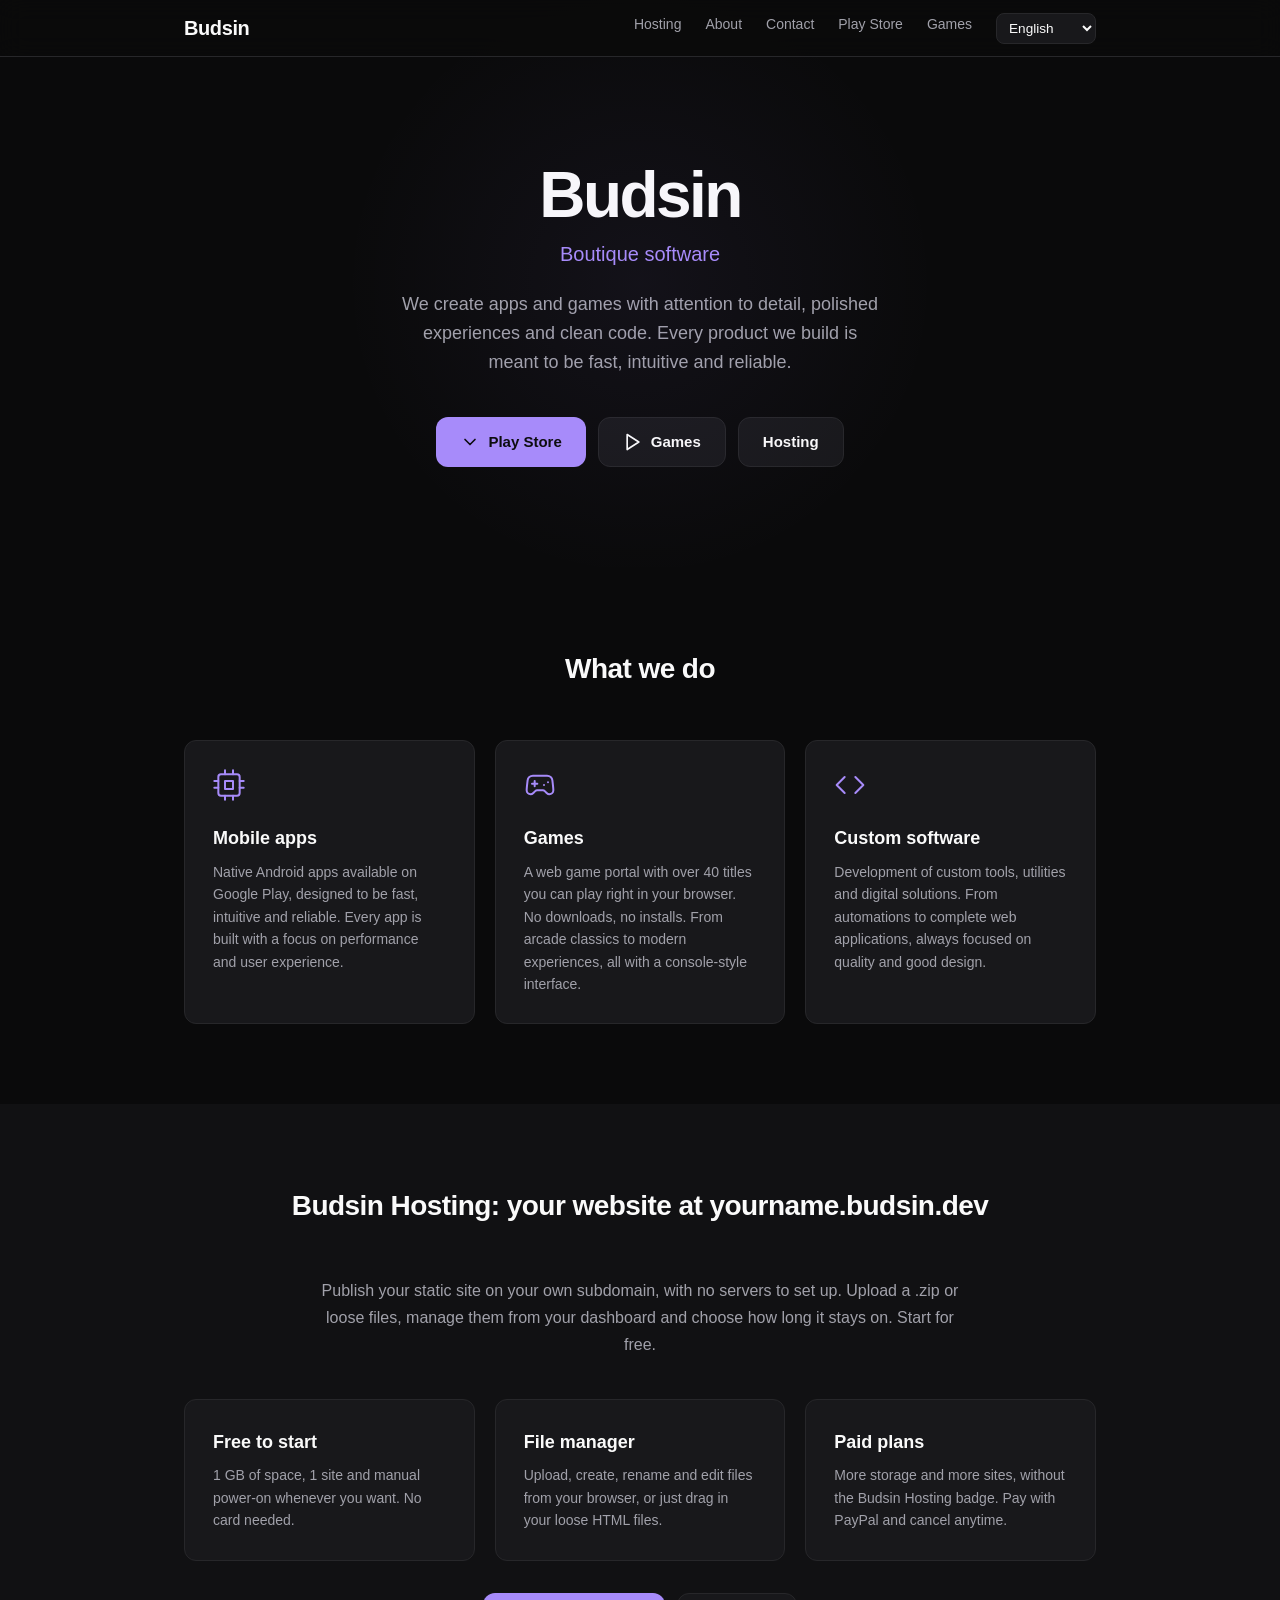
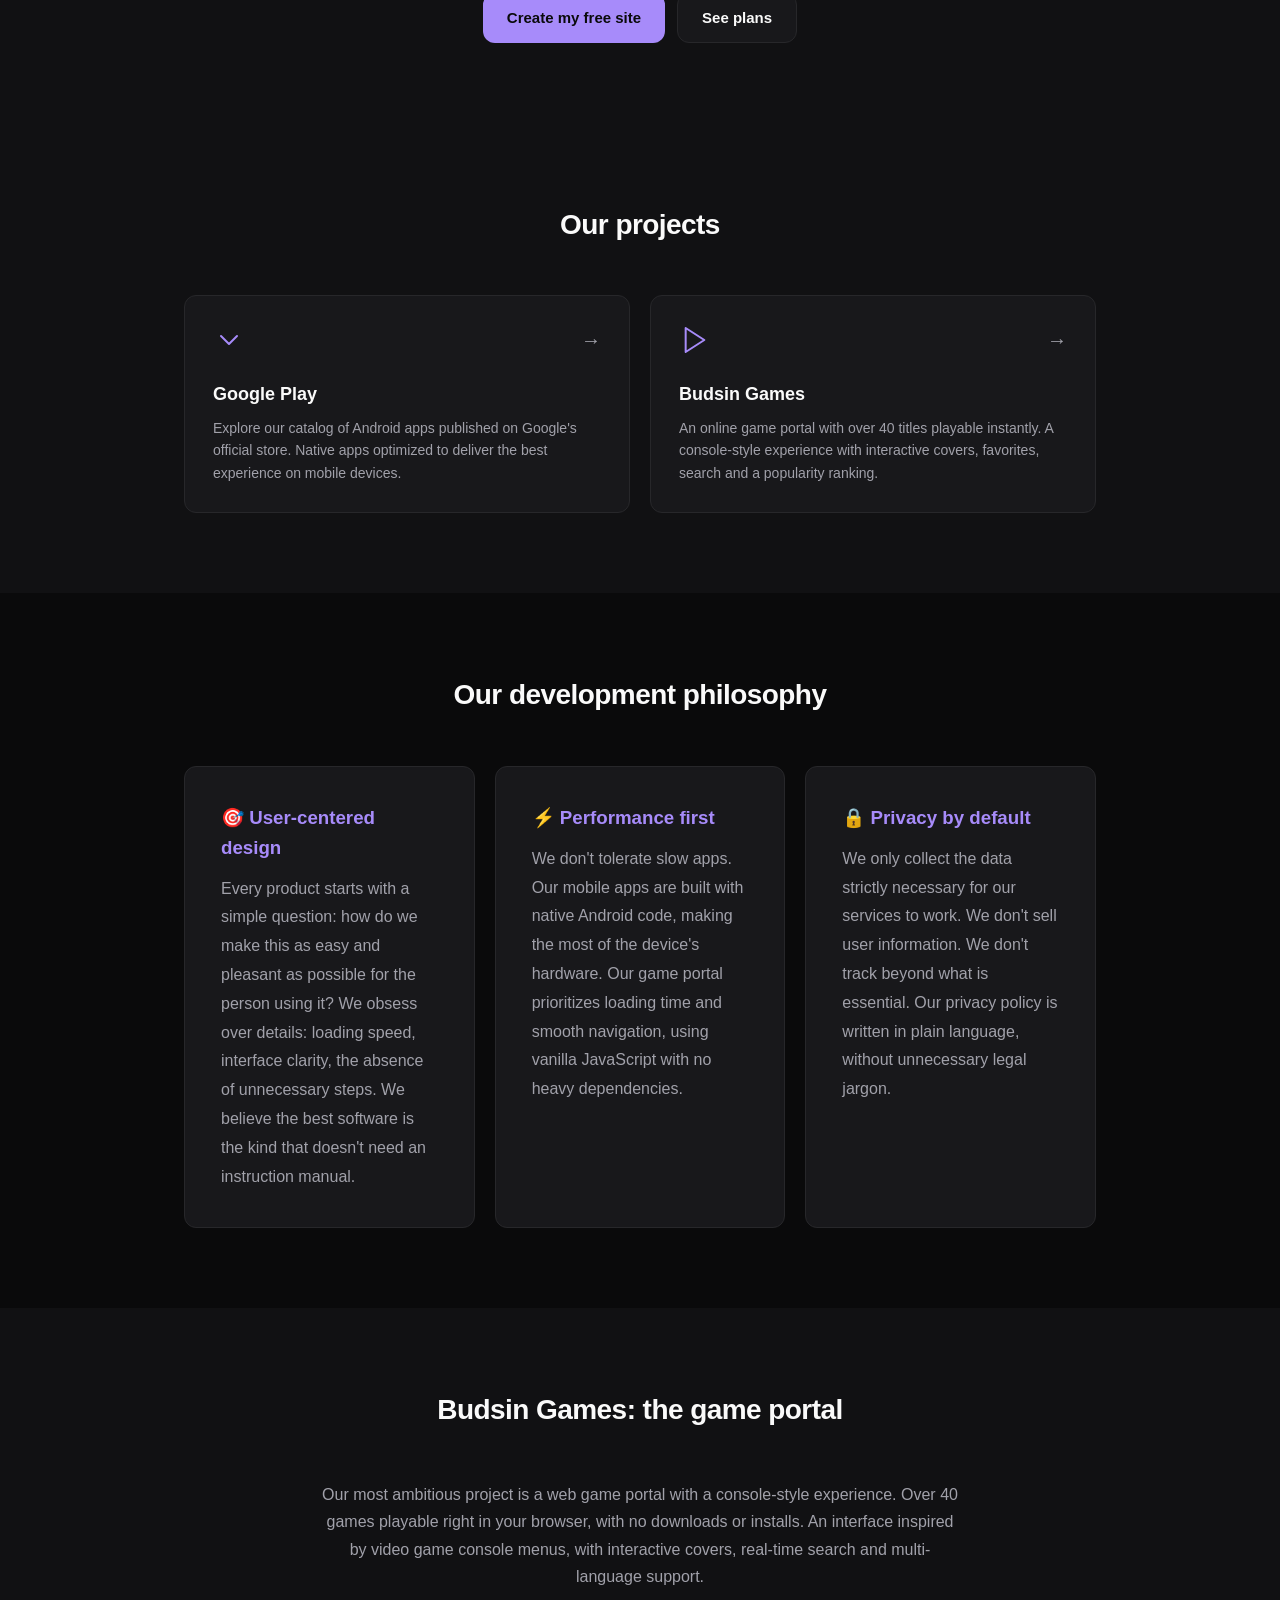
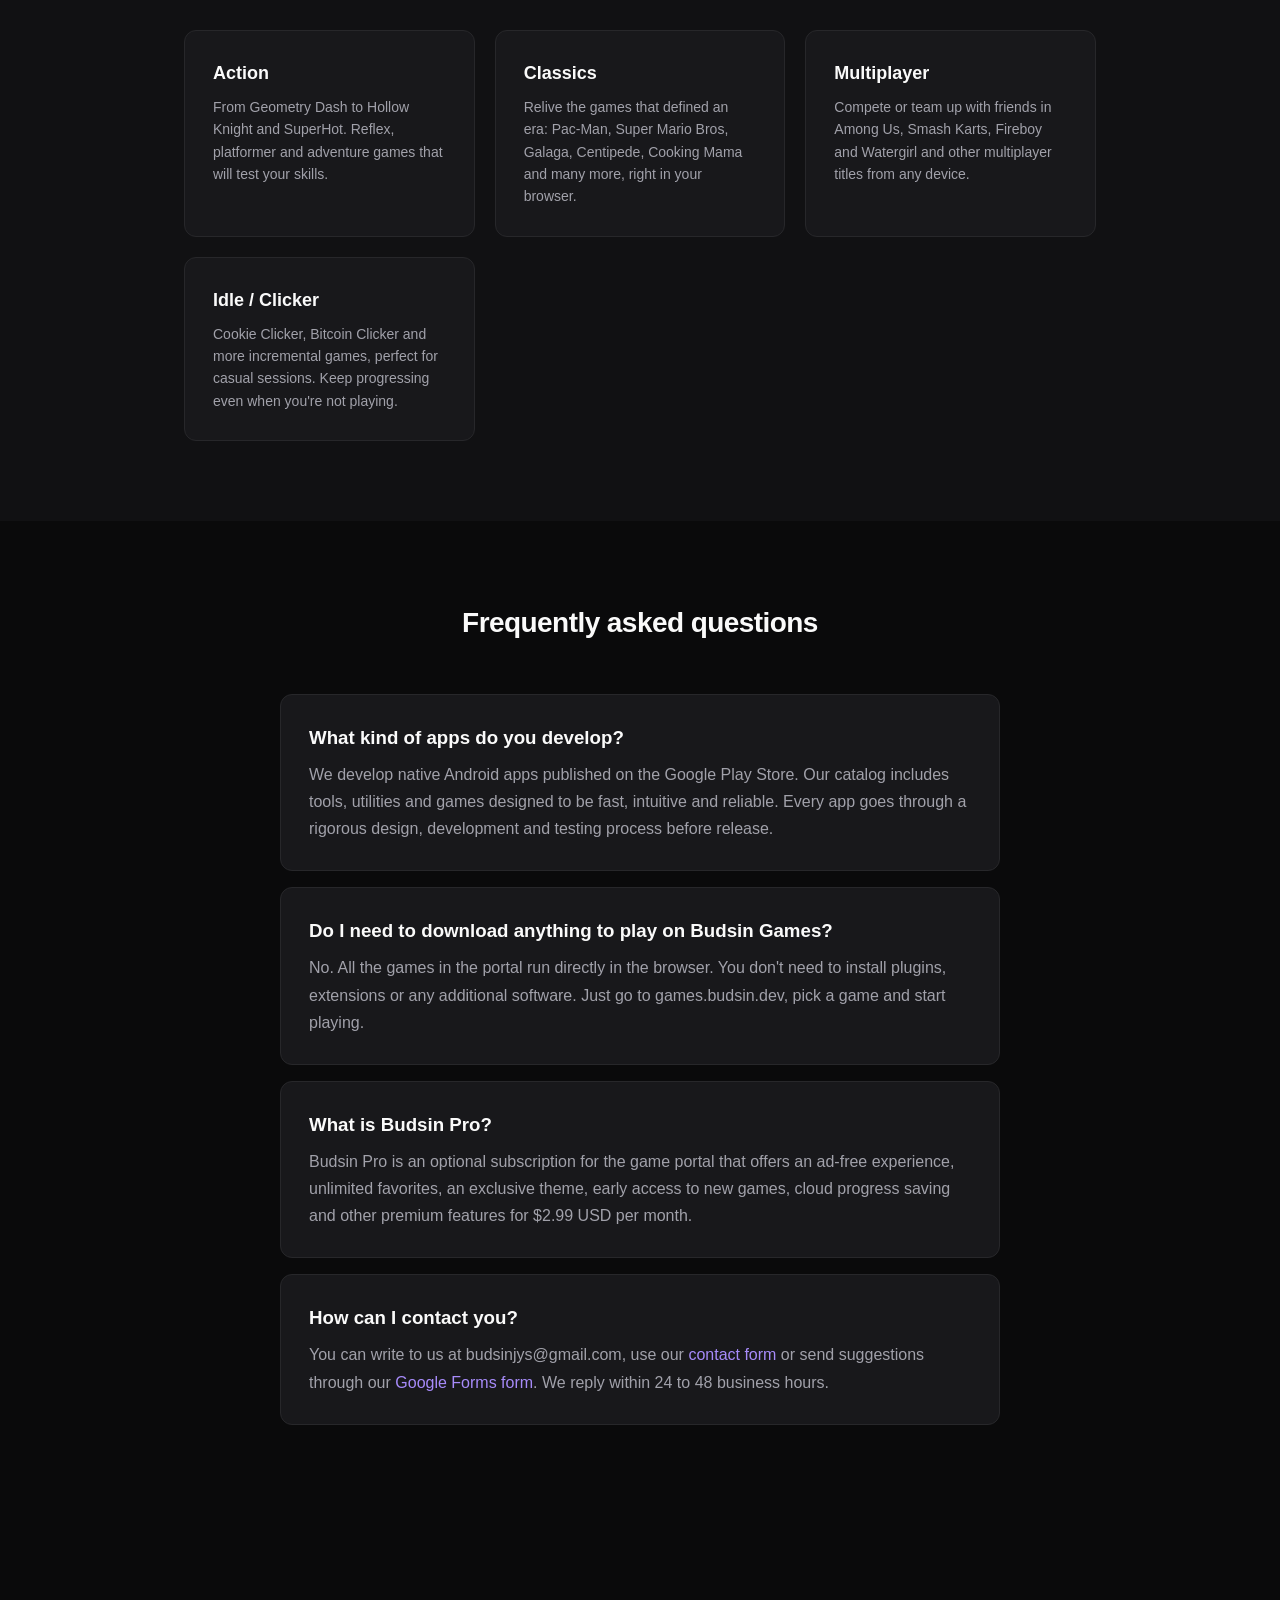
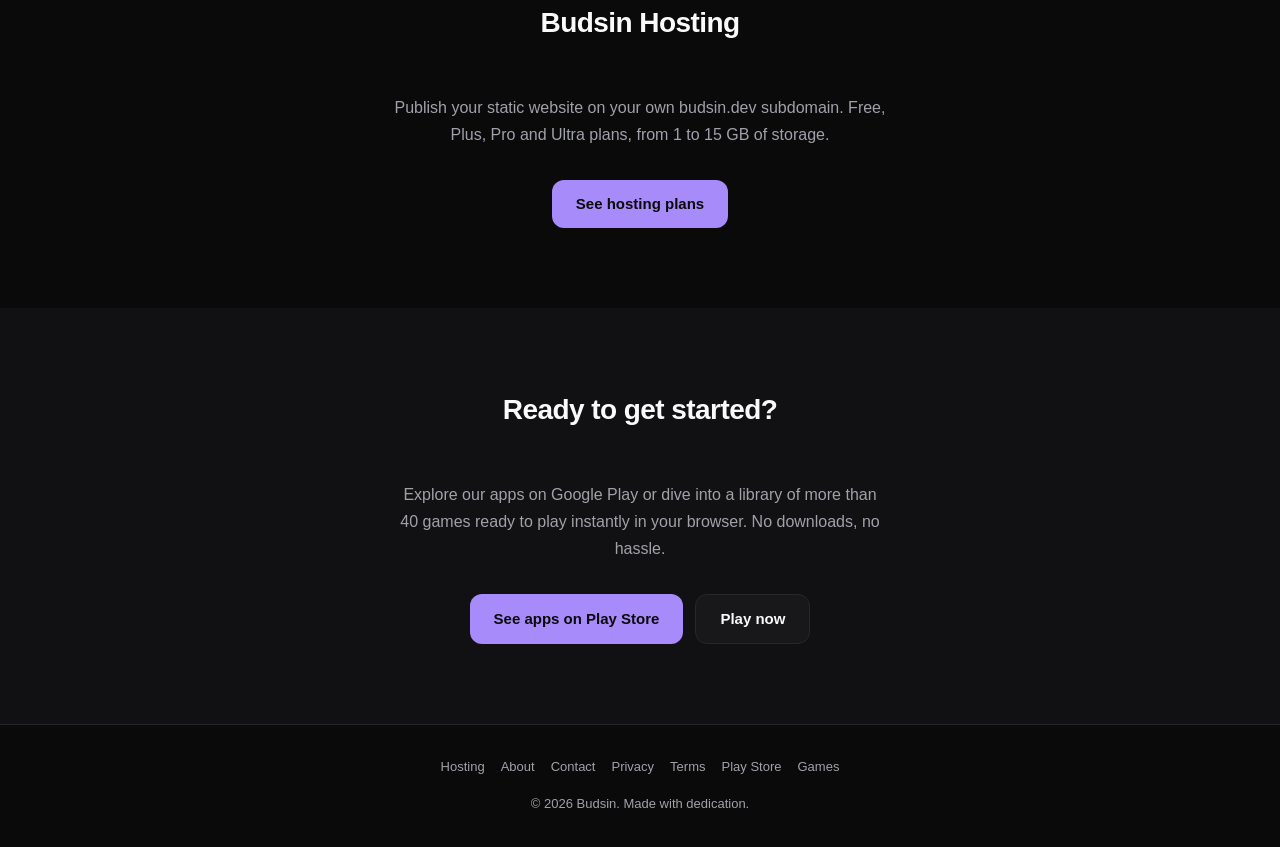
<file: index.html>
<!DOCTYPE html>
<html lang="es">
<head>
  <meta charset="UTF-8">
  <meta name="viewport" content="width=device-width, initial-scale=1.0">
  <script>(function(){try{var s=localStorage.getItem('budsin_lang');var l=s||((navigator.languages&&navigator.languages[0])||navigator.language||'en').slice(0,2).toLowerCase();if(['es','en','pt','fr','de'].indexOf(l)<0)l='en';if(l!=='es'){document.documentElement.className+=' i18n-pending';setTimeout(function(){document.documentElement.classList.remove('i18n-pending')},3000)}}catch(e){}})()</script>
  <meta data-i18n-content="s057" name="description" content="Budsin — Software boutique que crea aplicaciones Android y juegos web. Desarrollo de software a medida con atención al detalle, código limpio y experiencias pulidas. Descubre nuestras apps en Google Play y juega gratis en nuestro portal de juegos online.">
  <meta name="keywords" content="software boutique, desarrollo de aplicaciones, Android, Google Play, juegos online, juegos web, desarrollo de software, apps móviles">
  <meta name="robots" content="index, follow">
  <meta data-i18n-content="s058" property="og:title" content="Budsin · Software boutique">
  <meta data-i18n-content="s059" property="og:description" content="Creamos aplicaciones Android y juegos web con atención al detalle. Descubre nuestras apps en Google Play y juega gratis en nuestro portal de juegos online.">
  <meta property="og:url" content="https://budsin.dev">
  <meta property="og:type" content="website">
  <meta name="twitter:card" content="summary_large_image">
  <title data-i18n="s056">Budsin · Software boutique — Apps y juegos con atención al detalle</title>
  <link rel="stylesheet" href="/styles.css">
  <link rel="icon" type="image/svg+xml" href="data:image/svg+xml,<svg xmlns='http://www.w3.org/2000/svg' viewBox='0 0 32 32'><text y='28' font-size='28'>⚡</text></svg>">
  <script async src="https://pagead2.googlesyndication.com/pagead/js/adsbygoogle.js?client=ca-pub-2866089236522641" crossorigin="anonymous"></script>
  <script type="application/ld+json">
  {
    "@context": "https://schema.org",
    "@type": "Organization",
    "name": "Budsin",
    "url": "https://budsin.dev",
    "description": "Software boutique que crea aplicaciones Android y juegos web con atención al detalle, experiencias pulidas y código limpio.",
    "email": "budsinjys@gmail.com",
    "sameAs": [
      "https://play.google.com/store/apps/dev?id=5344432385513025185",
      "https://games.budsin.dev"
    ]
  }
  </script>
</head>
<body>
  <header class="header">
    <div class="container">
      <nav class="nav">
        <a data-i18n-html="s001" href="/" class="logo">Budsin</a>
        <div class="nav-links">
          <a data-i18n-html="s002" href="/hosting/">Hosting</a>
          <a data-i18n-html="s003" href="/about">Acerca de</a>
          <a data-i18n-html="s004" href="/contacto">Contacto</a>
          <a data-i18n-html="s005" href="https://play.google.com/store/apps/dev?id=5344432385513025185" target="_blank" rel="noopener">Play Store</a>
          <a data-i18n-html="s006" href="https://games.budsin.dev" target="_blank" rel="noopener">Juegos</a>
        </div>
      </nav>
    </div>
  </header>

  <main>
    <!-- Hero -->
    <section class="hero">
      <div class="container">
        <h1 data-i18n-html="s001" class="hero-title">Budsin</h1>
        <p data-i18n-html="s007" class="hero-subtitle">Software boutique</p>
        <p data-i18n-html="s008" class="hero-desc">
          Creamos aplicaciones y juegos con atención al detalle, experiencias pulidas y código limpio.
          Cada producto que construimos está pensado para ser rápido, intuitivo y confiable.
        </p>
        <div class="hero-actions">
          <a href="https://play.google.com/store/apps/dev?id=5344432385513025185" target="_blank" rel="noopener" class="btn btn-primary">
            <svg width="20" height="20" viewBox="0 0 24 24" fill="none" stroke="currentColor" stroke-width="2" stroke-linecap="round" stroke-linejoin="round"><polyline points="6 9 12 15 18 9"/></svg>
            <span data-i18n-html="s005">Play Store</span>
          </a>
          <a href="https://games.budsin.dev" target="_blank" rel="noopener" class="btn btn-secondary">
            <svg width="20" height="20" viewBox="0 0 24 24" fill="none" stroke="currentColor" stroke-width="2" stroke-linecap="round" stroke-linejoin="round"><polygon points="5 3 19 12 5 21 5 3"/></svg>
            <span data-i18n-html="s006">Juegos</span>
          </a>
          <a href="/hosting/" class="btn btn-secondary"><span data-i18n-html="s002">Hosting</span></a>
        </div>
      </div>
    </section>

    <!-- What we do -->
    <section class="section">
      <div class="container">
        <h2 data-i18n-html="s009" class="section-title">Qué hacemos</h2>
        <div class="cards">
          <article class="card">
            <div class="card-icon">
              <svg width="32" height="32" viewBox="0 0 24 24" fill="none" stroke="currentColor" stroke-width="1.5" stroke-linecap="round" stroke-linejoin="round"><rect x="4" y="4" width="16" height="16" rx="2" ry="2"/><rect x="9" y="9" width="6" height="6"/><line x1="9" y1="1" x2="9" y2="4"/><line x1="15" y1="1" x2="15" y2="4"/><line x1="9" y1="20" x2="9" y2="23"/><line x1="15" y1="20" x2="15" y2="23"/><line x1="20" y1="9" x2="23" y2="9"/><line x1="20" y1="14" x2="23" y2="14"/><line x1="1" y1="9" x2="4" y2="9"/><line x1="1" y1="14" x2="4" y2="14"/></svg>
            </div>
            <h3 data-i18n-html="s010" class="card-title">Apps móviles</h3>
            <p data-i18n-html="s011" class="card-text">Aplicaciones nativas para Android disponibles en Google Play, diseñadas para ser rápidas, intuitivas y confiables. Cada app se construye con foco en rendimiento y experiencia de usuario.</p>
          </article>
          <article class="card">
            <div class="card-icon">
              <svg width="32" height="32" viewBox="0 0 24 24" fill="none" stroke="currentColor" stroke-width="1.5" stroke-linecap="round" stroke-linejoin="round"><line x1="6" y1="11" x2="10" y2="11"/><line x1="8" y1="9" x2="8" y2="13"/><line x1="15" y1="12" x2="15.01" y2="12"/><line x1="18" y1="10" x2="18.01" y2="10"/><path d="M17.32 5H6.68a4 4 0 0 0-3.978 3.59c-.006.052-.01.101-.017.152C2.604 9.416 2 14.456 2 16a3 3 0 0 0 3 3c1 0 1.5-.5 2-1l1.414-1.414A2 2 0 0 1 9.828 16h4.344a2 2 0 0 1 1.414.586L17 18c.5.5 1 1 2 1a3 3 0 0 0 3-3c0-1.545-.604-6.584-.685-7.258-.007-.05-.011-.1-.017-.151A4 4 0 0 0 17.32 5z"/></svg>
            </div>
            <h3 data-i18n-html="s006" class="card-title">Juegos</h3>
            <p data-i18n-html="s012" class="card-text">Portal de juegos web con más de 40 títulos jugables directamente desde el navegador. Sin descargas, sin instalaciones. Desde clásicos arcade hasta experiencias modernas, todo con una interfaz tipo consola.</p>
          </article>
          <article class="card">
            <div class="card-icon">
              <svg width="32" height="32" viewBox="0 0 24 24" fill="none" stroke="currentColor" stroke-width="1.5" stroke-linecap="round" stroke-linejoin="round"><polyline points="16 18 22 12 16 6"/><polyline points="8 6 2 12 8 18"/></svg>
            </div>
            <h3 data-i18n-html="s013" class="card-title">Software a medida</h3>
            <p data-i18n-html="s014" class="card-text">Desarrollo de herramientas, utilidades y soluciones digitales personalizadas. Desde automatizaciones hasta aplicaciones web completas, siempre con foco en calidad y buen diseño.</p>
          </article>
        </div>
      </div>
    </section>

    <!-- Budsin Hosting -->
    <section class="section section-alt" id="hosting">
      <div class="container">
        <h2 data-i18n-html="hx01" class="section-title">Budsin Hosting: tu web en <strong>tunombre.budsin.dev</strong></h2>
        <p data-i18n-html="hx02" style="text-align: center; color: var(--text-muted); max-width: 640px; margin: 0 auto 40px; line-height: 1.7;">Publica tu sitio estático en tu propio subdominio, sin servidores que configurar. Sube un .zip o archivos sueltos, adminístralos desde tu panel y elige cuánto tiempo queda encendido. Empieza gratis.</p>
        <div class="cards">
          <article class="card">
            <h3 data-i18n-html="hx03" class="card-title">Gratis para empezar</h3>
            <p data-i18n-html="hx04" class="card-text">1 GB de espacio, 1 sitio y encendido manual cuando quieras. Sin tarjeta.</p>
          </article>
          <article class="card">
            <h3 data-i18n-html="hx05" class="card-title">Gestor de archivos</h3>
            <p data-i18n-html="hx06" class="card-text">Sube, crea, renombra y edita archivos desde el navegador, o arrastra tus HTML sueltos.</p>
          </article>
          <article class="card">
            <h3 data-i18n-html="hx07" class="card-title">Planes de pago</h3>
            <p data-i18n-html="hx08" class="card-text">Más almacenamiento y más sitios, sin la insignia de Budsin Hosting. Paga con PayPal y cancela cuando quieras.</p>
          </article>
        </div>
        <div class="hero-actions" style="margin-top: 32px;">
          <a href="/hosting/panel.html" class="btn btn-primary"><span data-i18n-html="hx10">Crear mi sitio gratis</span></a>
          <a href="/hosting/" class="btn btn-secondary"><span data-i18n-html="hx09">Ver planes</span></a>
        </div>
      </div>
    </section>

    <!-- Projects / Portfolio -->
    <section class="section section-alt">
      <div class="container">
        <h2 data-i18n-html="s015" class="section-title">Nuestros proyectos</h2>
        <div class="cards">
          <a href="https://play.google.com/store/apps/dev?id=5344432385513025185" target="_blank" rel="noopener" class="card card-link">
            <div class="card-icon">
              <svg width="32" height="32" viewBox="0 0 24 24" fill="none" stroke="currentColor" stroke-width="1.5" stroke-linecap="round" stroke-linejoin="round"><polyline points="6 9 12 15 18 9"/></svg>
            </div>
            <h3 data-i18n-html="s016" class="card-title">Google Play</h3>
            <p data-i18n-html="s017" class="card-text">Explora nuestro catálogo de aplicaciones Android publicadas en la tienda oficial de Google. Apps nativas optimizadas para ofrecer la mejor experiencia en dispositivos móviles.</p>
            <span class="card-arrow">→</span>
          </a>
          <a href="https://games.budsin.dev" target="_blank" rel="noopener" class="card card-link">
            <div class="card-icon">
              <svg width="32" height="32" viewBox="0 0 24 24" fill="none" stroke="currentColor" stroke-width="1.5" stroke-linecap="round" stroke-linejoin="round"><polygon points="5 3 19 12 5 21 5 3"/></svg>
            </div>
            <h3 data-i18n-html="s018" class="card-title">Budsin Games</h3>
            <p data-i18n-html="s019" class="card-text">Portal de juegos online con más de 40 títulos jugables al instante. Experiencia tipo consola con portadas interactivas, favoritos, búsqueda y ranking de popularidad.</p>
            <span class="card-arrow">→</span>
          </a>
        </div>
      </div>
    </section>

    <!-- Development philosophy -->
    <section class="section">
      <div class="container">
        <h2 data-i18n-html="s020" class="section-title">Nuestra filosofía de desarrollo</h2>
        <div class="cards">
          <article class="card" style="padding: 36px;">
            <h3 data-i18n-html="s021" style="color: var(--accent); margin-bottom: 12px;">🎯 Diseño centrado en el usuario</h3>
            <p data-i18n-html="s022" style="color: var(--text-muted); line-height: 1.8;">
              Cada producto comienza con una pregunta simple: ¿cómo hacemos que esto sea lo más fácil y agradable posible para quien lo usa?
              Nos obsesionamos con los detalles: la velocidad de carga, la claridad de la interfaz, la ausencia de pasos innecesarios.
              Creemos que el mejor software es aquel que no necesita manual de instrucciones.
            </p>
          </article>
          <article class="card" style="padding: 36px;">
            <h3 data-i18n-html="s023" style="color: var(--accent); margin-bottom: 12px;">⚡ Rendimiento primero</h3>
            <p data-i18n-html="s024" style="color: var(--text-muted); line-height: 1.8;">
              No toleramos las aplicaciones lentas. Nuestras apps móviles se construyen con código nativo para Android,
              aprovechando al máximo el hardware del dispositivo. Nuestro portal de juegos prioriza el tiempo de carga
              y la fluidez de navegación, usando JavaScript vanilla sin dependencias pesadas.
            </p>
          </article>
          <article class="card" style="padding: 36px;">
            <h3 data-i18n-html="s025" style="color: var(--accent); margin-bottom: 12px;">🔒 Privacidad por defecto</h3>
            <p data-i18n-html="s026" style="color: var(--text-muted); line-height: 1.8;">
              Recopilamos solo los datos estrictamente necesarios para el funcionamiento de nuestros servicios.
              No vendemos información de usuarios. No rastreamos más allá de lo imprescindible.
              Nuestra política de privacidad está escrita en lenguaje claro, sin jerga legal innecesaria.
            </p>
          </article>
        </div>
      </div>
    </section>

    <!-- Games Portal Highlights -->
    <section class="section section-alt">
      <div class="container">
        <h2 data-i18n-html="s027" class="section-title">Budsin Games: el portal de juegos</h2>
        <p data-i18n-html="s028" style="text-align: center; color: var(--text-muted); max-width: 640px; margin: 0 auto 40px; line-height: 1.7;">
          Nuestro proyecto más ambicioso es un portal de juegos web con experiencia tipo consola.
          Más de 40 juegos jugables directamente desde el navegador, sin descargas ni instalaciones.
          Interfaz inspirada en menús de videoconsolas, con portadas interactivas, búsqueda en tiempo real y soporte multilenguaje.
        </p>
        <div class="cards">
          <article class="card">
            <h3 data-i18n-html="s029" class="card-title">Acción</h3>
            <p data-i18n-html="s030" class="card-text">Desde Geometry Dash hasta Hollow Knight y SuperHot. Juegos de reflejos, plataformas y aventura que pondrán a prueba tus habilidades.</p>
          </article>
          <article class="card">
            <h3 data-i18n-html="s031" class="card-title">Clásicos</h3>
            <p data-i18n-html="s032" class="card-text">Revive los juegos que marcaron época: Pac-Man, Super Mario Bros, Galaga, Centipede, Cooking Mama y muchos más, directamente en tu navegador.</p>
          </article>
          <article class="card">
            <h3 data-i18n-html="s033" class="card-title">Multijugador</h3>
            <p data-i18n-html="s034" class="card-text">Compite o colabora con amigos en Among Us, Smash Karts, Fireboy and Watergirl y otros títulos multijugador desde cualquier dispositivo.</p>
          </article>
          <article class="card">
            <h3 data-i18n-html="s035" class="card-title">Idle / Clicker</h3>
            <p data-i18n-html="s036" class="card-text">Cookie Clicker, Bitcoin Clicker y más juegos incrementales perfectos para sesiones casuales. Progresa incluso cuando no estás jugando.</p>
          </article>
        </div>
      </div>
    </section>

    <!-- FAQ section -->
    <section class="section">
      <div class="container">
        <h2 data-i18n-html="s037" class="section-title">Preguntas frecuentes</h2>
        <div style="max-width: 720px; margin: 0 auto;">
          <article class="card" style="padding: 28px; margin-bottom: 16px;">
            <h3 data-i18n-html="s038" style="color: var(--text); margin-bottom: 8px;">¿Qué tipo de aplicaciones desarrollan?</h3>
            <p data-i18n-html="s039" style="color: var(--text-muted); line-height: 1.7;">
              Desarrollamos aplicaciones Android nativas publicadas en Google Play Store. Nuestro catálogo incluye
              herramientas, utilidades y juegos diseñados para ser rápidos, intuitivos y confiables.
              Cada aplicación pasa por un riguroso proceso de diseño, desarrollo y pruebas antes de su publicación.
            </p>
          </article>
          <article class="card" style="padding: 28px; margin-bottom: 16px;">
            <h3 data-i18n-html="s040" style="color: var(--text); margin-bottom: 8px;">¿Necesito descargar algo para jugar en Budsin Games?</h3>
            <p data-i18n-html="s041" style="color: var(--text-muted); line-height: 1.7;">
              No. Todos los juegos del portal funcionan directamente en el navegador. No necesitas instalar plugins,
              extensiones ni software adicional. Simplemente entra a games.budsin.dev, elige un juego y empieza a jugar.
            </p>
          </article>
          <article class="card" style="padding: 28px; margin-bottom: 16px;">
            <h3 data-i18n-html="s042" style="color: var(--text); margin-bottom: 8px;">¿Qué es Budsin Pro?</h3>
            <p data-i18n-html="s043" style="color: var(--text-muted); line-height: 1.7;">
              Budsin Pro es una suscripción opcional del portal de juegos que ofrece una experiencia sin anuncios,
              favoritos ilimitados, tema exclusivo, acceso anticipado a juegos nuevos, guardado de progreso en la nube
              y otras funcionalidades premium por $2.99 USD al mes.
            </p>
          </article>
          <article class="card" style="padding: 28px; margin-bottom: 16px;">
            <h3 data-i18n-html="s044" style="color: var(--text); margin-bottom: 8px;">¿Cómo puedo contactarlos?</h3>
            <p data-i18n-html="s045" style="color: var(--text-muted); line-height: 1.7;">
              Puedes escribirnos a budsinjys@gmail.com, usar nuestro <a href="/contacto" style="color: var(--accent);">formulario de contacto</a>
              o enviar sugerencias a través de nuestro <a href="https://forms.gle/bUHTy8Lt6Kz1qkAx8" target="_blank" rel="noopener noreferrer" style="color: var(--accent);">formulario de Google Forms</a>.
              Respondemos en un plazo de 24 a 48 horas en días hábiles.
            </p>
          </article>
        </div>
      </div>
    </section>

    <!-- Hosting -->
    <section class="section" style="text-align: center;">
      <div class="container">
        <h2 data-i18n-html="s046" class="section-title">Budsin Hosting</h2>
        <p data-i18n-html="s047" style="color: var(--text-muted); max-width: 520px; margin: 0 auto 32px; line-height: 1.7;">
          Publica tu sitio web estático en tu propio subdominio de budsin.dev. Planes Free, Plus, Pro y Ultra,
          de 1 a 15 GB de almacenamiento.
        </p>
        <div class="hero-actions">
          <a data-i18n-html="s048" href="/hosting/" class="btn btn-primary">Ver planes de hosting</a>
        </div>
      </div>
    </section>

    <!-- CTA -->
    <section class="section section-alt" style="text-align: center;">
      <div class="container">
        <h2 data-i18n-html="s049" class="section-title">¿Listo para empezar?</h2>
        <p data-i18n-html="s050" style="color: var(--text-muted); max-width: 480px; margin: 0 auto 32px; line-height: 1.7;">
          Explora nuestras aplicaciones en Google Play o sumérgete en una biblioteca de más de 40 juegos
          listos para jugar al instante en tu navegador. Sin descargas, sin complicaciones.
        </p>
        <div class="hero-actions">
          <a data-i18n-html="s051" href="https://play.google.com/store/apps/dev?id=5344432385513025185" target="_blank" rel="noopener" class="btn btn-primary">Ver apps en Play Store</a>
          <a data-i18n-html="s052" href="https://games.budsin.dev" target="_blank" rel="noopener" class="btn btn-secondary">Jugar ahora</a>
        </div>
      </div>
    </section>
  </main>

  <footer class="footer">
    <div class="container">
      <nav style="display: flex; gap: 16px; justify-content: center; flex-wrap: wrap; margin-bottom: 16px;">
        <a data-i18n-html="s002" href="/hosting/" style="color: var(--text-muted); font-size: 0.8125rem;">Hosting</a>
        <a data-i18n-html="s003" href="/about" style="color: var(--text-muted); font-size: 0.8125rem;">Acerca de</a>
        <a data-i18n-html="s004" href="/contacto" style="color: var(--text-muted); font-size: 0.8125rem;">Contacto</a>
        <a data-i18n-html="s053" href="/privacidad" style="color: var(--text-muted); font-size: 0.8125rem;">Privacidad</a>
        <a data-i18n-html="s054" href="/terminos" style="color: var(--text-muted); font-size: 0.8125rem;">Términos</a>
        <a data-i18n-html="s005" href="https://play.google.com/store/apps/dev?id=5344432385513025185" target="_blank" rel="noopener" style="color: var(--text-muted); font-size: 0.8125rem;">Play Store</a>
        <a data-i18n-html="s006" href="https://games.budsin.dev" target="_blank" rel="noopener" style="color: var(--text-muted); font-size: 0.8125rem;">Juegos</a>
      </nav>
      <p data-i18n-html="s055">&copy; 2026 Budsin. Hecho con dedicación.</p>
    </div>
  </footer>
  <script type="module">
    import { initI18n } from "/hosting/i18n.js";
    initI18n({ site: true });
  </script>
</body>
</html>
</file>
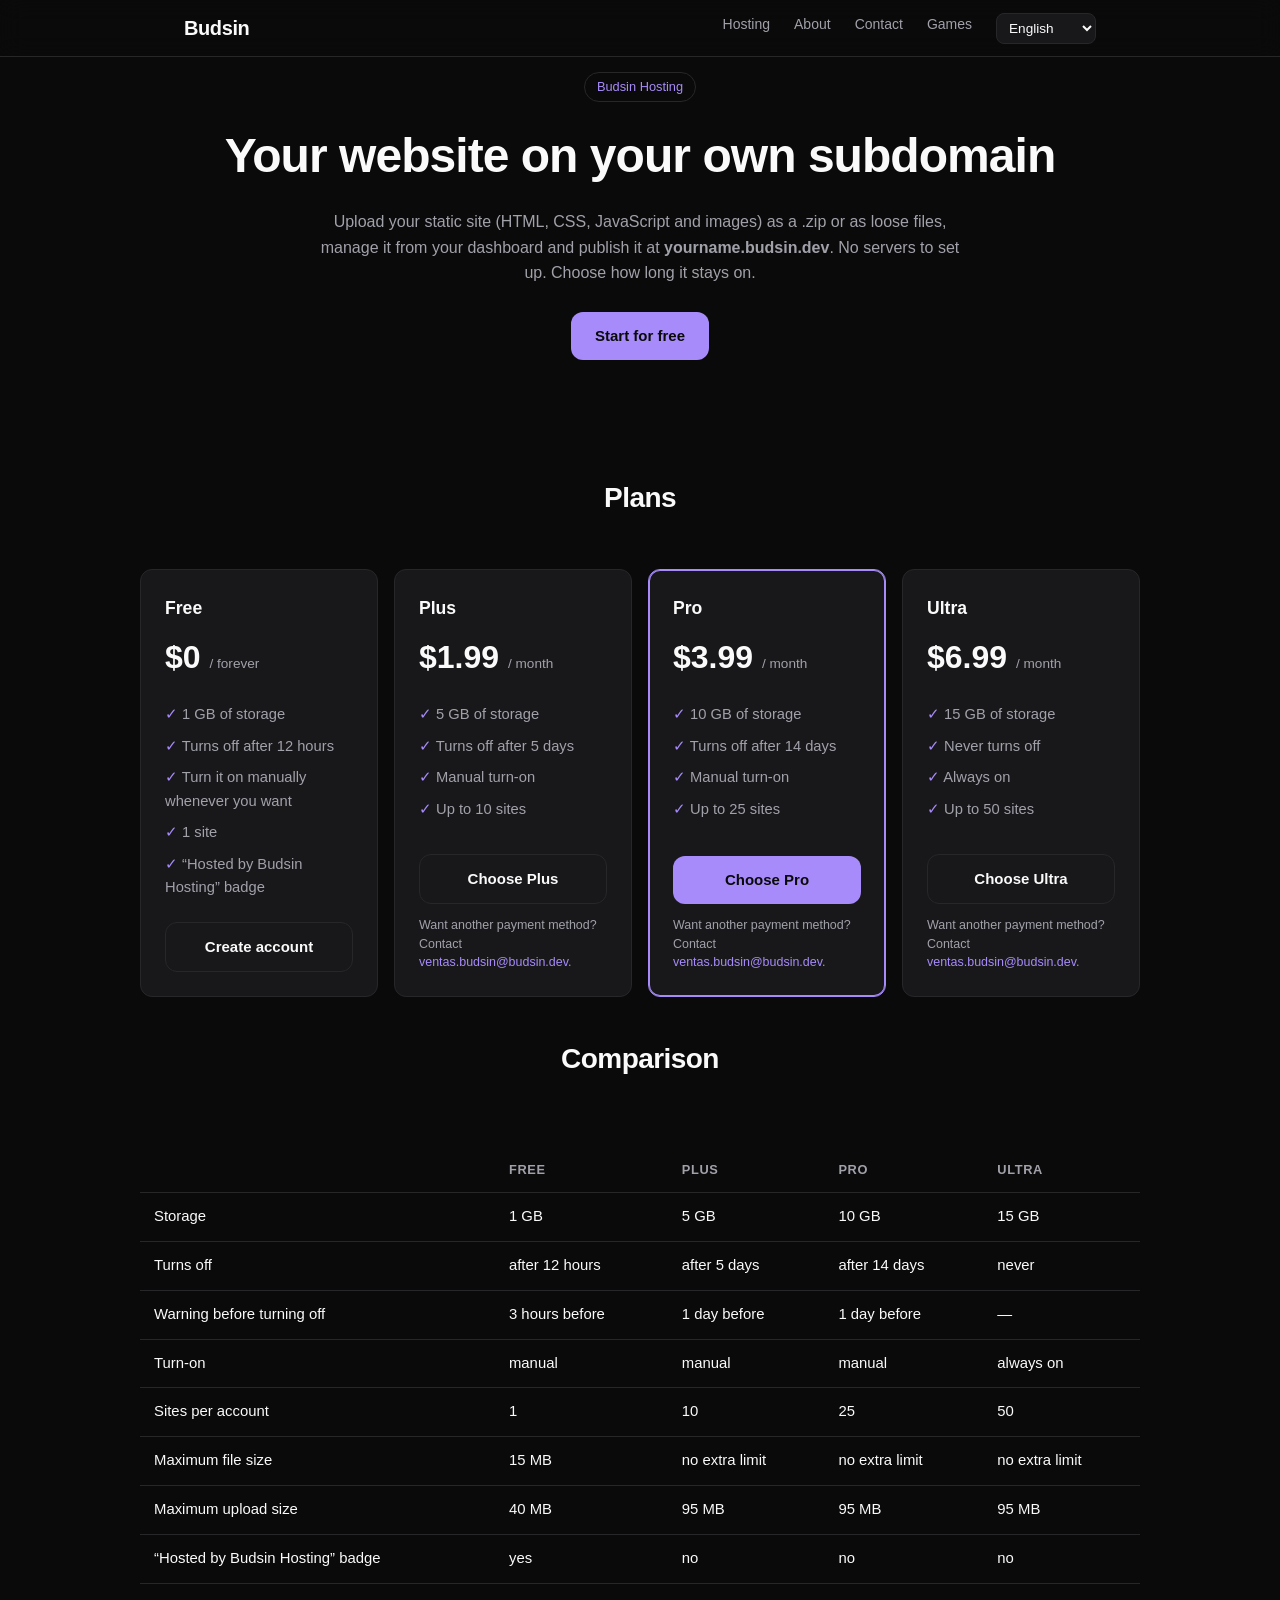
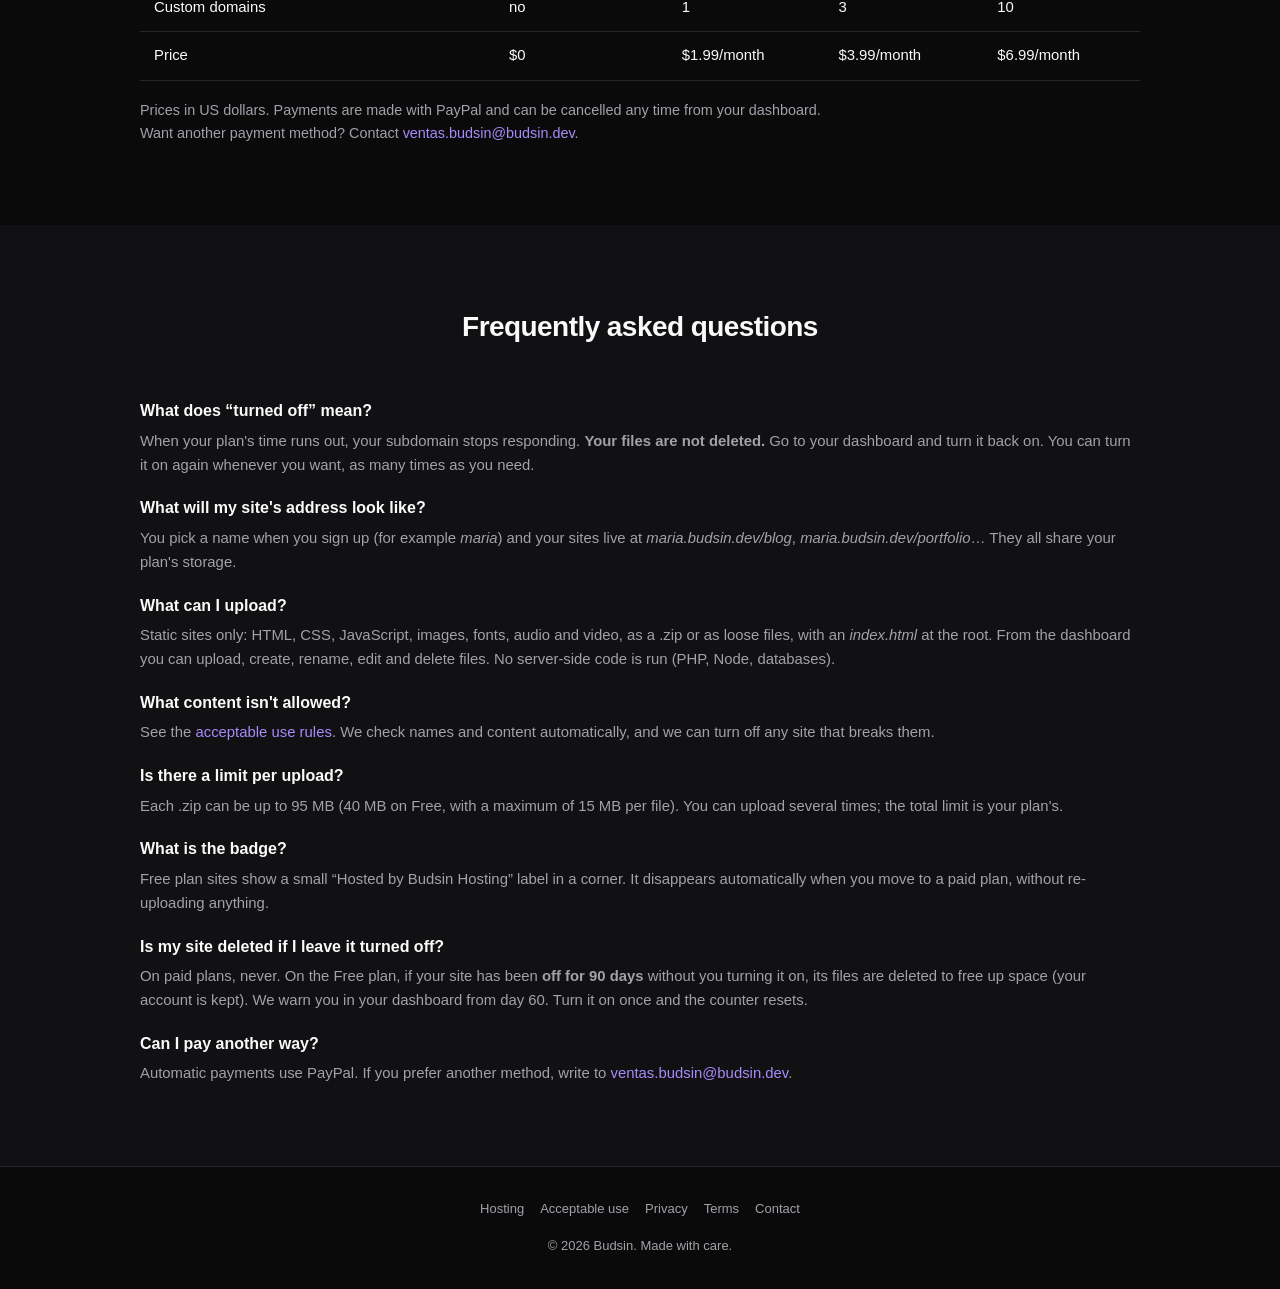
<file: hosting/index.html>
<!DOCTYPE html>
<html lang="es">
<head>
  <meta charset="UTF-8">
  <meta name="viewport" content="width=device-width, initial-scale=1.0">
  <script>(function(){try{var s=localStorage.getItem('budsin_lang');var l=s||((navigator.languages&&navigator.languages[0])||navigator.language||'en').slice(0,2).toLowerCase();if(['es','en','pt','fr','de'].indexOf(l)<0)l='en';if(l!=='es'){document.documentElement.className+=' i18n-pending';setTimeout(function(){document.documentElement.classList.remove('i18n-pending')},3000)}}catch(e){}})()</script>
  <title data-i18n="title.plans">Budsin Hosting — Alojamiento web estático con planes desde gratis</title>
  <meta name="description" data-i18n-content="desc.plans" content="Aloja tu sitio estático en tu propio subdominio de budsin.dev. Planes Free, Plus, Pro y Ultra con 1 a 15 GB de almacenamiento.">
  <meta name="robots" content="index, follow">
  <link rel="stylesheet" href="/styles.css">
  <link rel="stylesheet" href="/hosting/hosting.css">
  <link rel="icon" type="image/svg+xml" href="data:image/svg+xml,<svg xmlns='http://www.w3.org/2000/svg' viewBox='0 0 32 32'><text y='28' font-size='28'>⚡</text></svg>">
</head>
<body>
  <header class="header">
    <div class="container">
      <nav class="nav">
        <a href="/" class="logo">Budsin</a>
        <div class="nav-links">
          <a href="/hosting/" data-i18n="nav.hosting">Hosting</a>
          <a href="/about" data-i18n="nav.about">Acerca de</a>
          <a href="/contacto" data-i18n="nav.contact">Contacto</a>
          <a href="https://games.budsin.dev" target="_blank" rel="noopener" data-i18n="nav.games">Juegos</a>
        </div>
      </nav>
    </div>
  </header>

  <main>
    <section class="h-hero">
      <div class="h-wrap">
        <span class="h-badge" data-i18n="hero.badge">Budsin Hosting</span>
        <h1 data-i18n="hero.title">Tu sitio web en tu propio subdominio</h1>
        <p data-i18n-html="hero.p.h">Sube tu sitio estático (HTML, CSS, JavaScript e imágenes) en un .zip o con archivos sueltos, adminístralo desde tu panel y publícalo en <strong>tunombre.budsin.dev</strong>. Sin servidores que configurar. Elige cuánto tiempo queda encendido.</p>
        <a class="btn btn-primary" href="/hosting/panel.html" data-i18n="hero.cta">Empezar gratis</a>
      </div>
    </section>

    <section class="section">
      <div class="h-wrap">
        <h2 class="section-title" data-i18n="plans.title">Planes</h2>
        <div class="plans">
          <div class="plan">
            <h3>Free</h3>
            <div class="price">$0 <small data-i18n="price.forever">/ siempre</small></div>
            <ul><li data-i18n="free.1">1 GB de almacenamiento</li><li data-i18n="free.2">Se apaga a las 12 horas</li><li data-i18n="free.3">Encendido manual cuando quieras</li><li data-i18n="free.4">1 sitio</li><li data-i18n="free.5">Insignia «Hosted by Budsin Hosting»</li></ul>
            <a class="btn btn-secondary" href="/hosting/panel.html" data-i18n="cta.free">Crear cuenta</a>
          </div>
          <div class="plan">
            <h3>Plus</h3>
            <div class="price">$1.99 <small data-i18n="price.month">/ mes</small></div>
            <ul><li data-i18n="plus.1">5 GB de almacenamiento</li><li data-i18n="plus.2">Se apaga a los 5 días</li><li data-i18n="plus.3">Encendido manual</li><li data-i18n="plus.4">Hasta 10 sitios</li></ul>
            <a class="btn btn-secondary" href="/hosting/panel.html#planes" data-i18n="cta.plus">Elegir Plus</a>
            <p class="pay-other" data-i18n-html="pay.other.h">¿Quieres otro método de pago? Consulta en <a href="mailto:ventas.budsin@budsin.dev" style="color:var(--accent)">ventas.budsin@budsin.dev</a>.</p>
          </div>
          <div class="plan featured">
            <h3>Pro</h3>
            <div class="price">$3.99 <small data-i18n="price.month">/ mes</small></div>
            <ul><li data-i18n="pro.1">10 GB de almacenamiento</li><li data-i18n="pro.2">Se apaga a los 14 días</li><li data-i18n="pro.3">Encendido manual</li><li data-i18n="pro.4">Hasta 25 sitios</li></ul>
            <a class="btn btn-primary" href="/hosting/panel.html#planes" data-i18n="cta.pro">Elegir Pro</a>
            <p class="pay-other" data-i18n-html="pay.other.h">¿Quieres otro método de pago? Consulta en <a href="mailto:ventas.budsin@budsin.dev" style="color:var(--accent)">ventas.budsin@budsin.dev</a>.</p>
          </div>
          <div class="plan">
            <h3>Ultra</h3>
            <div class="price">$6.99 <small data-i18n="price.month">/ mes</small></div>
            <ul><li data-i18n="ultra.1">15 GB de almacenamiento</li><li data-i18n="ultra.2">Nunca se apaga</li><li data-i18n="ultra.3">Siempre encendido</li><li data-i18n="ultra.4">Hasta 50 sitios</li></ul>
            <a class="btn btn-secondary" href="/hosting/panel.html#planes" data-i18n="cta.ultra">Elegir Ultra</a>
            <p class="pay-other" data-i18n-html="pay.other.h">¿Quieres otro método de pago? Consulta en <a href="mailto:ventas.budsin@budsin.dev" style="color:var(--accent)">ventas.budsin@budsin.dev</a>.</p>
          </div>
        </div>

        <h2 class="section-title" style="margin-top:40px" data-i18n="cmp.title">Comparativa</h2>
        <div class="h-scroll">
          <table class="h-table">
            <thead><tr><th>&nbsp;</th><th>Free</th><th>Plus</th><th>Pro</th><th>Ultra</th></tr></thead>
            <tbody>
              <tr><td data-i18n="cmp.storage">Almacenamiento</td><td>1 GB</td><td>5 GB</td><td>10 GB</td><td>15 GB</td></tr>
              <tr><td data-i18n="cmp.off">Se apaga</td><td data-i18n="cmp.off.free">a las 12 horas</td><td data-i18n="cmp.off.plus">a los 5 días</td><td data-i18n="cmp.off.pro">a los 14 días</td><td data-i18n="cmp.off.ultra">nunca</td></tr>
              <tr><td data-i18n="cmp.warn">Aviso antes de apagarse</td><td data-i18n="cmp.warn.free">3 horas antes</td><td data-i18n="cmp.warn.paid">1 día antes</td><td data-i18n="cmp.warn.paid">1 día antes</td><td>—</td></tr>
              <tr><td data-i18n="cmp.power">Encendido</td><td data-i18n="cmp.power.manual">manual</td><td data-i18n="cmp.power.manual">manual</td><td data-i18n="cmp.power.manual">manual</td><td data-i18n="cmp.power.always">siempre encendido</td></tr>
              <tr><td data-i18n="cmp.sites">Sitios por cuenta</td><td>1</td><td>10</td><td>25</td><td>50</td></tr>
              <tr><td data-i18n="cmp.file">Tamaño máximo por archivo</td><td>15 MB</td><td data-i18n="cmp.noextra">sin tope extra</td><td data-i18n="cmp.noextra">sin tope extra</td><td data-i18n="cmp.noextra">sin tope extra</td></tr>
              <tr><td data-i18n="cmp.upload">Tamaño máximo por subida</td><td>40 MB</td><td>95 MB</td><td>95 MB</td><td>95 MB</td></tr>
              <tr><td data-i18n="cmp.badge">Insignia «Hosted by Budsin Hosting»</td><td data-i18n="cmp.yes">sí</td><td data-i18n="cmp.no">no</td><td data-i18n="cmp.no">no</td><td data-i18n="cmp.no">no</td></tr>
              <tr><td data-i18n="cmp.domains">Dominios propios</td><td data-i18n="cmp.no">no</td><td>1</td><td>3</td><td>10</td></tr>
              <tr><td data-i18n="cmp.price">Precio</td><td>$0</td><td>$1.99<span data-i18n="cmp.permonth">/mes</span></td><td>$3.99<span data-i18n="cmp.permonth">/mes</span></td><td>$6.99<span data-i18n="cmp.permonth">/mes</span></td></tr>
            </tbody>
          </table>
        </div>
        <p class="h-muted" data-i18n="pay.note">Precios en dólares estadounidenses. Los pagos se hacen con PayPal y se cancelan cuando quieras desde tu panel.</p>
        <p class="h-muted" data-i18n-html="pay.other.h">¿Quieres otro método de pago? Consulta en <a href="mailto:ventas.budsin@budsin.dev" style="color:var(--accent)">ventas.budsin@budsin.dev</a>.</p>
      </div>
    </section>

    <section class="section section-alt">
      <div class="h-wrap h-faq">
        <h2 class="section-title" data-i18n="faq.title">Preguntas frecuentes</h2>
        <h3 data-i18n="faq.q1">¿Qué significa «apagado»?</h3>
        <p data-i18n-html="faq.a1.h">Cuando se cumple el tiempo de tu plan, tu subdominio deja de responder. <strong>Tus archivos no se borran.</strong> Entras a tu panel y lo vuelves a encender. Puedes volver a encenderlo cuando quieras, tantas veces como necesites.</p>
        <h3 data-i18n="faq.q2">¿Cómo es la dirección de mi sitio?</h3>
        <p data-i18n-html="faq.a2.h">Eliges un nombre al registrarte (por ejemplo <em>maria</em>) y tus sitios quedan en <em>maria.budsin.dev/blog</em>, <em>maria.budsin.dev/portafolio</em>… Todos comparten el almacenamiento de tu plan.</p>
        <h3 data-i18n="faq.q3">¿Qué puedo subir?</h3>
        <p data-i18n-html="faq.a3.h">Solo sitios estáticos: HTML, CSS, JavaScript, imágenes, fuentes, audio y vídeo, en un .zip o como archivos sueltos, con un <em>index.html</em> en la raíz. Desde el panel puedes subir, crear, renombrar, editar y borrar archivos. No se ejecuta código de servidor (PHP, Node, bases de datos).</p>
        <h3 data-i18n="faq.q4">¿Qué contenido no se permite?</h3>
        <p data-i18n-html="faq.a4.h">Consulta las <a href="/hosting/terminos.html" style="color:var(--accent)">normas de uso</a>. Revisamos los nombres y el contenido de forma automática, y podemos apagar cualquier sitio que las incumpla.</p>
        <h3 data-i18n="faq.q5">¿Hay un límite por subida?</h3>
        <p data-i18n="faq.a5">Cada .zip puede pesar hasta 95 MB (40 MB en Free, con un máximo de 15 MB por archivo). Puedes subir varias veces; el límite total es el de tu plan.</p>
        <h3 data-i18n="faq.q6">¿Qué es la insignia?</h3>
        <p data-i18n="faq.a6">Los sitios del plan Free muestran una pequeña etiqueta «Hosted by Budsin Hosting» en una esquina. Desaparece automáticamente al pasar a un plan de pago, sin que tengas que volver a subir nada.</p>
        <h3 data-i18n="faq.q7">¿Se borra mi sitio si lo dejo apagado?</h3>
        <p data-i18n-html="faq.a7.h">En los planes de pago, nunca. En el plan Free, si tu sitio lleva <strong>90 días apagado</strong> sin que lo enciendas, se borran sus archivos para liberar espacio (la cuenta se conserva). Te avisamos en tu panel desde el día 60. Enciéndelo una vez y el contador se reinicia.</p>
        <h3 data-i18n="faq.q8">¿Puedo pagar de otra forma?</h3>
        <p data-i18n-html="faq.a8.h">Los pagos automáticos son con PayPal. Si prefieres otro método, escribe a <a href="mailto:ventas.budsin@budsin.dev" style="color:var(--accent)">ventas.budsin@budsin.dev</a>.</p>
      </div>
    </section>
  </main>
  <footer class="footer">
    <div class="container">
      <nav style="display: flex; gap: 16px; justify-content: center; flex-wrap: wrap; margin-bottom: 16px;">
        <a href="/hosting/" style="color: var(--text-muted); font-size: 0.8125rem;" data-i18n="foot.hosting">Hosting</a>
        <a href="/hosting/terminos.html" style="color: var(--text-muted); font-size: 0.8125rem;" data-i18n="foot.rules">Normas de uso</a>
        <a href="/privacidad" style="color: var(--text-muted); font-size: 0.8125rem;" data-i18n="foot.privacy">Privacidad</a>
        <a href="/terminos" style="color: var(--text-muted); font-size: 0.8125rem;" data-i18n="foot.terms">Términos</a>
        <a href="/contacto" style="color: var(--text-muted); font-size: 0.8125rem;" data-i18n="foot.contact">Contacto</a>
      </nav>
      <p data-i18n="foot.copy">© 2026 Budsin. Hecho con dedicación.</p>
    </div>
  </footer>
  <script type="module">
    import { initI18n } from "/hosting/i18n.js";
    initI18n();
  </script>
</body>
</html>
</file>
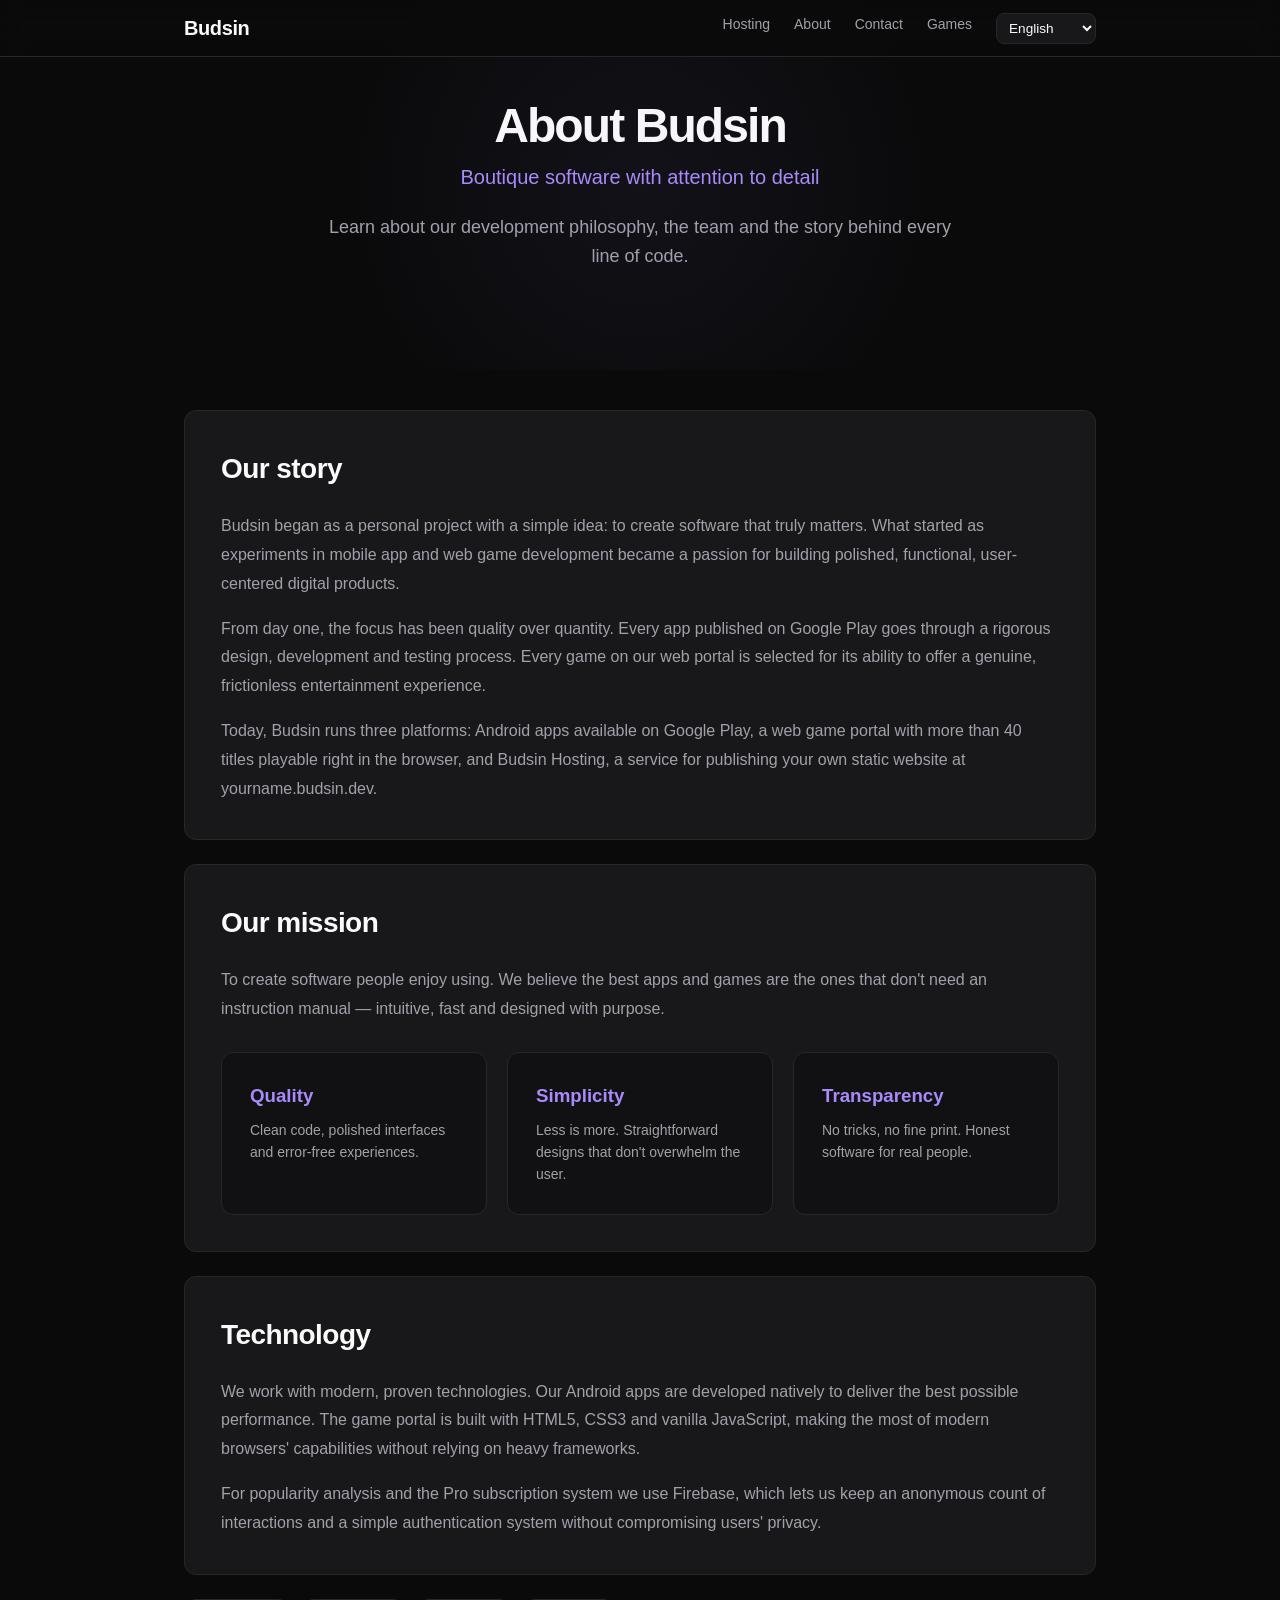
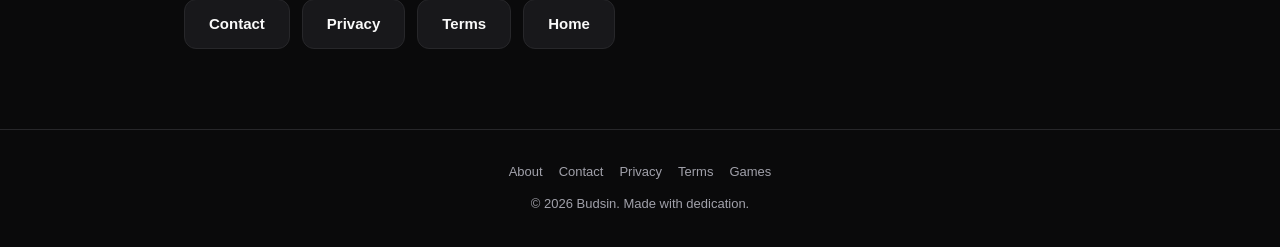
<file: about.html>
<!DOCTYPE html>
<html lang="es">
<head>
  <meta charset="UTF-8">
  <meta name="viewport" content="width=device-width, initial-scale=1.0">
  <script>(function(){try{var s=localStorage.getItem('budsin_lang');var l=s||((navigator.languages&&navigator.languages[0])||navigator.language||'en').slice(0,2).toLowerCase();if(['es','en','pt','fr','de'].indexOf(l)<0)l='en';if(l!=='es'){document.documentElement.className+=' i18n-pending';setTimeout(function(){document.documentElement.classList.remove('i18n-pending')},3000)}}catch(e){}})()</script>
  <meta data-i18n-content="s080" name="description" content="Acerca de Budsin — Conoce la historia, misión y equipo detrás del software boutique que crea aplicaciones y juegos innovadores.">
  <meta name="robots" content="index, follow">
  <title data-i18n="s079">Acerca de · Budsin</title>
  <link rel="stylesheet" href="/styles.css">
  <link rel="icon" type="image/svg+xml" href="data:image/svg+xml,<svg xmlns='http://www.w3.org/2000/svg' viewBox='0 0 32 32'><text y='28' font-size='28'>⚡</text></svg>">
</head>
<body>
  <header class="header">
    <div class="container">
      <nav class="nav">
        <a data-i18n-html="s001" href="/" class="logo">Budsin</a>
        <div class="nav-links">
          <a data-i18n-html="s002" href="/hosting/">Hosting</a>
          <a data-i18n-html="s003" href="/about">Acerca de</a>
          <a data-i18n-html="s004" href="/contacto">Contacto</a>
          <a data-i18n-html="s006" href="https://games.budsin.dev" target="_blank" rel="noopener">Juegos</a>
        </div>
      </nav>
    </div>
  </header>

  <main>
    <section class="hero" style="padding: 100px 0 60px;">
      <div class="container">
        <h1 data-i18n-html="s060" class="hero-title" style="font-size: 3rem;">Acerca de Budsin</h1>
        <p data-i18n-html="s061" class="hero-subtitle">Software boutique con atención al detalle</p>
        <p data-i18n-html="s062" class="hero-desc" style="max-width: 640px;">
          Conoce nuestra filosofía de desarrollo, el equipo y la historia detrás de cada línea de código.
        </p>
      </div>
    </section>

    <section class="section" style="padding-top: 40px;">
      <div class="container">
        <article class="card" style="margin-bottom: 24px; padding: 36px;">
          <h2 data-i18n-html="s063" class="section-title" style="text-align: left; margin-bottom: 20px;">Nuestra historia</h2>
          <p data-i18n-html="s064" style="color: var(--text-muted); line-height: 1.8; margin-bottom: 16px;">
            Budsin nació como un proyecto personal con una idea simple: crear software que realmente importe.
            Lo que comenzó como experimentos en el desarrollo de aplicaciones móviles y juegos web se convirtió
            en una pasión por construir productos digitales pulidos, funcionales y centrados en el usuario.
          </p>
          <p data-i18n-html="s065" style="color: var(--text-muted); line-height: 1.8; margin-bottom: 16px;">
            Desde el primer día, el enfoque ha sido la calidad sobre la cantidad. Cada aplicación publicada
            en Google Play pasa por un riguroso proceso de diseño, desarrollo y pruebas. Cada juego en nuestro
            portal web es seleccionado por su capacidad de ofrecer una experiencia genuina de entretenimiento
            sin fricciones.
          </p>
          <p data-i18n-html="s066" style="color: var(--text-muted); line-height: 1.8;">
            Hoy, Budsin opera tres plataformas: aplicaciones Android disponibles en Google Play, un portal de juegos web con más de 40 títulos jugables directamente desde el navegador y Budsin Hosting, un servicio para publicar tu propio sitio web estático en tunombre.budsin.dev.
          </p>
        </article>

        <article class="card" style="margin-bottom: 24px; padding: 36px;">
          <h2 data-i18n-html="s067" class="section-title" style="text-align: left; margin-bottom: 20px;">Nuestra misión</h2>
          <p data-i18n-html="s068" style="color: var(--text-muted); line-height: 1.8; margin-bottom: 16px;">
            Crear software que la gente disfrute usar. Creemos que las mejores aplicaciones y juegos son aquellos
            que no necesitan manual de instrucciones — intuitivos, rápidos y diseñados con propósito.
          </p>
          <div class="cards" style="margin-top: 28px;">
            <div class="card" style="background: var(--bg-alt);">
              <h3 data-i18n-html="s069" style="color: var(--accent); margin-bottom: 8px;">Calidad</h3>
              <p data-i18n-html="s070" style="color: var(--text-muted); font-size: 0.875rem;">Código limpio, interfaces pulidas y experiencias sin errores.</p>
            </div>
            <div class="card" style="background: var(--bg-alt);">
              <h3 data-i18n-html="s071" style="color: var(--accent); margin-bottom: 8px;">Simplicidad</h3>
              <p data-i18n-html="s072" style="color: var(--text-muted); font-size: 0.875rem;">Menos es más. Diseños directos que no abruman al usuario.</p>
            </div>
            <div class="card" style="background: var(--bg-alt);">
              <h3 data-i18n-html="s073" style="color: var(--accent); margin-bottom: 8px;">Transparencia</h3>
              <p data-i18n-html="s074" style="color: var(--text-muted); font-size: 0.875rem;">Sin trucos, sin letra pequeña. Software honesto para personas reales.</p>
            </div>
          </div>
        </article>

        <article class="card" style="margin-bottom: 24px; padding: 36px;">
          <h2 data-i18n-html="s075" class="section-title" style="text-align: left; margin-bottom: 20px;">Tecnología</h2>
          <p data-i18n-html="s076" style="color: var(--text-muted); line-height: 1.8; margin-bottom: 16px;">
            Trabajamos con tecnologías modernas y probadas. Nuestras aplicaciones Android se desarrollan
            de forma nativa para ofrecer el mejor rendimiento posible. El portal de juegos está construido
            con HTML5, CSS3 y JavaScript vanilla, aprovechando al máximo las capacidades de los navegadores
            modernos sin depender de frameworks pesados.
          </p>
          <p data-i18n-html="s077" style="color: var(--text-muted); line-height: 1.8;">
            Para el análisis de popularidad y el sistema de suscripción Pro utilizamos Firebase, que nos
            permite mantener un conteo anónimo de interacciones y un sistema de autenticación simple sin
            comprometer la privacidad de los usuarios.
          </p>
        </article>

        <nav style="display: flex; gap: 12px; flex-wrap: wrap; margin-top: 24px;">
          <a data-i18n-html="s004" href="/contacto" class="btn btn-secondary">Contacto</a>
          <a data-i18n-html="s053" href="/privacidad" class="btn btn-secondary">Privacidad</a>
          <a data-i18n-html="s054" href="/terminos" class="btn btn-secondary">Términos</a>
          <a data-i18n-html="s078" href="/" class="btn btn-secondary">Inicio</a>
        </nav>
      </div>
    </section>
  </main>

  <footer class="footer">
    <div class="container">
      <nav style="display: flex; gap: 16px; justify-content: center; flex-wrap: wrap; margin-bottom: 12px;">
        <a data-i18n-html="s003" href="/about" style="color: var(--text-muted); font-size: 0.8125rem;">Acerca de</a>
        <a data-i18n-html="s004" href="/contacto" style="color: var(--text-muted); font-size: 0.8125rem;">Contacto</a>
        <a data-i18n-html="s053" href="/privacidad" style="color: var(--text-muted); font-size: 0.8125rem;">Privacidad</a>
        <a data-i18n-html="s054" href="/terminos" style="color: var(--text-muted); font-size: 0.8125rem;">Términos</a>
        <a data-i18n-html="s006" href="https://games.budsin.dev" style="color: var(--text-muted); font-size: 0.8125rem;">Juegos</a>
      </nav>
      <p data-i18n-html="s055">&copy; 2026 Budsin. Hecho con dedicación.</p>
    </div>
  </footer>
  <script type="module">
    import { initI18n } from "/hosting/i18n.js";
    initI18n({ site: true });
  </script>
</body>
</html>
</file>
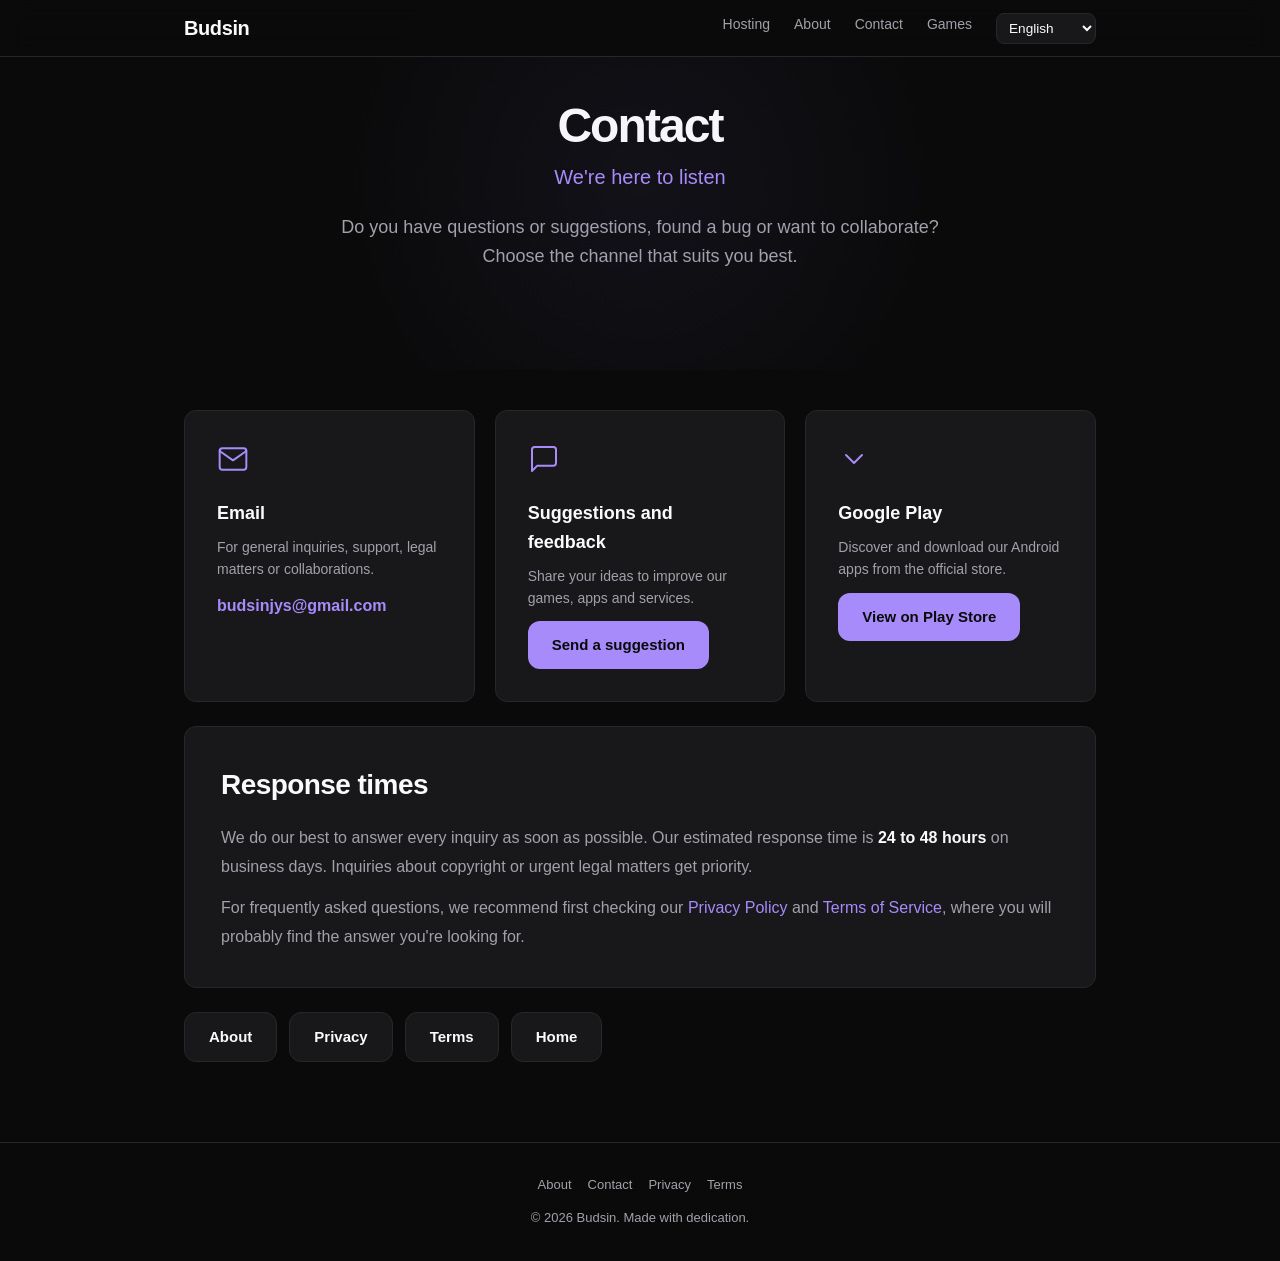
<file: contacto.html>
<!DOCTYPE html>
<html lang="es">
<head>
  <meta charset="UTF-8">
  <meta name="viewport" content="width=device-width, initial-scale=1.0">
  <script>(function(){try{var s=localStorage.getItem('budsin_lang');var l=s||((navigator.languages&&navigator.languages[0])||navigator.language||'en').slice(0,2).toLowerCase();if(['es','en','pt','fr','de'].indexOf(l)<0)l='en';if(l!=='es'){document.documentElement.className+=' i18n-pending';setTimeout(function(){document.documentElement.classList.remove('i18n-pending')},3000)}}catch(e){}})()</script>
  <meta data-i18n-content="s095" name="description" content="Contacta con Budsin — Canales de comunicación para consultas, soporte, sugerencias y colaboraciones.">
  <meta name="robots" content="index, follow">
  <title data-i18n="s094">Contacto · Budsin</title>
  <link rel="stylesheet" href="/styles.css">
  <link rel="icon" type="image/svg+xml" href="data:image/svg+xml,<svg xmlns='http://www.w3.org/2000/svg' viewBox='0 0 32 32'><text y='28' font-size='28'>⚡</text></svg>">
</head>
<body>
  <header class="header">
    <div class="container">
      <nav class="nav">
        <a data-i18n-html="s001" href="/" class="logo">Budsin</a>
        <div class="nav-links">
          <a data-i18n-html="s002" href="/hosting/">Hosting</a>
          <a data-i18n-html="s003" href="/about">Acerca de</a>
          <a data-i18n-html="s004" href="/contacto">Contacto</a>
          <a data-i18n-html="s006" href="https://games.budsin.dev" target="_blank" rel="noopener">Juegos</a>
        </div>
      </nav>
    </div>
  </header>

  <main>
    <section class="hero" style="padding: 100px 0 60px;">
      <div class="container">
        <h1 data-i18n-html="s004" class="hero-title" style="font-size: 3rem;">Contacto</h1>
        <p data-i18n-html="s081" class="hero-subtitle">Estamos aquí para escucharte</p>
        <p data-i18n-html="s082" class="hero-desc" style="max-width: 640px;">
          ¿Tienes preguntas, sugerencias, encontraste un error o quieres colaborar? Elige el canal que mejor se adapte a ti.
        </p>
      </div>
    </section>

    <section class="section" style="padding-top: 40px;">
      <div class="container">
        <div class="cards" style="margin-bottom: 24px;">
          <article class="card" style="padding: 32px;">
            <div class="card-icon">
              <svg width="32" height="32" viewBox="0 0 24 24" fill="none" stroke="currentColor" stroke-width="1.5" stroke-linecap="round" stroke-linejoin="round"><path d="M4 4h16c1.1 0 2 .9 2 2v12c0 1.1-.9 2-2 2H4c-1.1 0-2-.9-2-2V6c0-1.1.9-2 2-2z"/><polyline points="22,6 12,13 2,6"/></svg>
            </div>
            <h3 data-i18n-html="s083" class="card-title">Correo electrónico</h3>
            <p data-i18n-html="s084" class="card-text">Para consultas generales, soporte, temas legales o colaboraciones.</p>
            <p data-i18n-html="s085" style="color: var(--accent); font-weight: 600; margin-top: 12px;">budsinjys@gmail.com</p>
          </article>

          <article class="card" style="padding: 32px;">
            <div class="card-icon">
              <svg width="32" height="32" viewBox="0 0 24 24" fill="none" stroke="currentColor" stroke-width="1.5" stroke-linecap="round" stroke-linejoin="round"><path d="M21 15a2 2 0 0 1-2 2H7l-4 4V5a2 2 0 0 1 2-2h14a2 2 0 0 1 2 2z"/></svg>
            </div>
            <h3 data-i18n-html="s086" class="card-title">Sugerencias y comentarios</h3>
            <p data-i18n-html="s087" class="card-text">Comparte tus ideas para mejorar nuestros juegos, aplicaciones y servicios.</p>
            <a data-i18n-html="s088" href="https://forms.gle/bUHTy8Lt6Kz1qkAx8" target="_blank" rel="noopener noreferrer" class="btn btn-primary" style="margin-top: 12px;">Enviar sugerencia</a>
          </article>

          <article class="card" style="padding: 32px;">
            <div class="card-icon">
              <svg width="32" height="32" viewBox="0 0 24 24" fill="none" stroke="currentColor" stroke-width="1.5" stroke-linecap="round" stroke-linejoin="round"><polyline points="6 9 12 15 18 9"/></svg>
            </div>
            <h3 data-i18n-html="s016" class="card-title">Google Play</h3>
            <p data-i18n-html="s089" class="card-text">Descubre y descarga nuestras aplicaciones Android desde la tienda oficial.</p>
            <a data-i18n-html="s090" href="https://play.google.com/store/apps/dev?id=5344432385513025185" target="_blank" rel="noopener" class="btn btn-primary" style="margin-top: 12px;">Ver en Play Store</a>
          </article>
        </div>

        <div class="card" style="padding: 36px; margin-bottom: 24px;">
          <h2 data-i18n-html="s091" class="section-title" style="text-align: left; margin-bottom: 16px;">Tiempos de respuesta</h2>
          <p data-i18n-html="s092" style="color: var(--text-muted); line-height: 1.8; margin-bottom: 12px;">
            Nos esforzamos por responder a todas las consultas lo antes posible.
            Nuestro tiempo estimado de respuesta es de <strong style="color: var(--text);">24 a 48 horas</strong>
            en días hábiles. Las consultas relacionadas con derechos de autor o asuntos legales
            urgentes reciben prioridad.
          </p>
          <p data-i18n-html="s093" style="color: var(--text-muted); line-height: 1.8;">
            Para preguntas frecuentes, te recomendamos revisar primero nuestra
            <a href="/privacidad" style="color: var(--accent);">Política de Privacidad</a> y
            <a href="/terminos" style="color: var(--accent);">Términos de Servicio</a>,
            donde probablemente encontrarás la respuesta que buscas.
          </p>
        </div>

        <nav style="display: flex; gap: 12px; flex-wrap: wrap;">
          <a data-i18n-html="s003" href="/about" class="btn btn-secondary">Acerca de</a>
          <a data-i18n-html="s053" href="/privacidad" class="btn btn-secondary">Privacidad</a>
          <a data-i18n-html="s054" href="/terminos" class="btn btn-secondary">Términos</a>
          <a data-i18n-html="s078" href="/" class="btn btn-secondary">Inicio</a>
        </nav>
      </div>
    </section>
  </main>

  <footer class="footer">
    <div class="container">
      <nav style="display: flex; gap: 16px; justify-content: center; flex-wrap: wrap; margin-bottom: 12px;">
        <a data-i18n-html="s003" href="/about" style="color: var(--text-muted); font-size: 0.8125rem;">Acerca de</a>
        <a data-i18n-html="s004" href="/contacto" style="color: var(--text-muted); font-size: 0.8125rem;">Contacto</a>
        <a data-i18n-html="s053" href="/privacidad" style="color: var(--text-muted); font-size: 0.8125rem;">Privacidad</a>
        <a data-i18n-html="s054" href="/terminos" style="color: var(--text-muted); font-size: 0.8125rem;">Términos</a>
      </nav>
      <p data-i18n-html="s055">&copy; 2026 Budsin. Hecho con dedicación.</p>
    </div>
  </footer>
  <script type="module">
    import { initI18n } from "/hosting/i18n.js";
    initI18n({ site: true });
  </script>
</body>
</html>
</file>
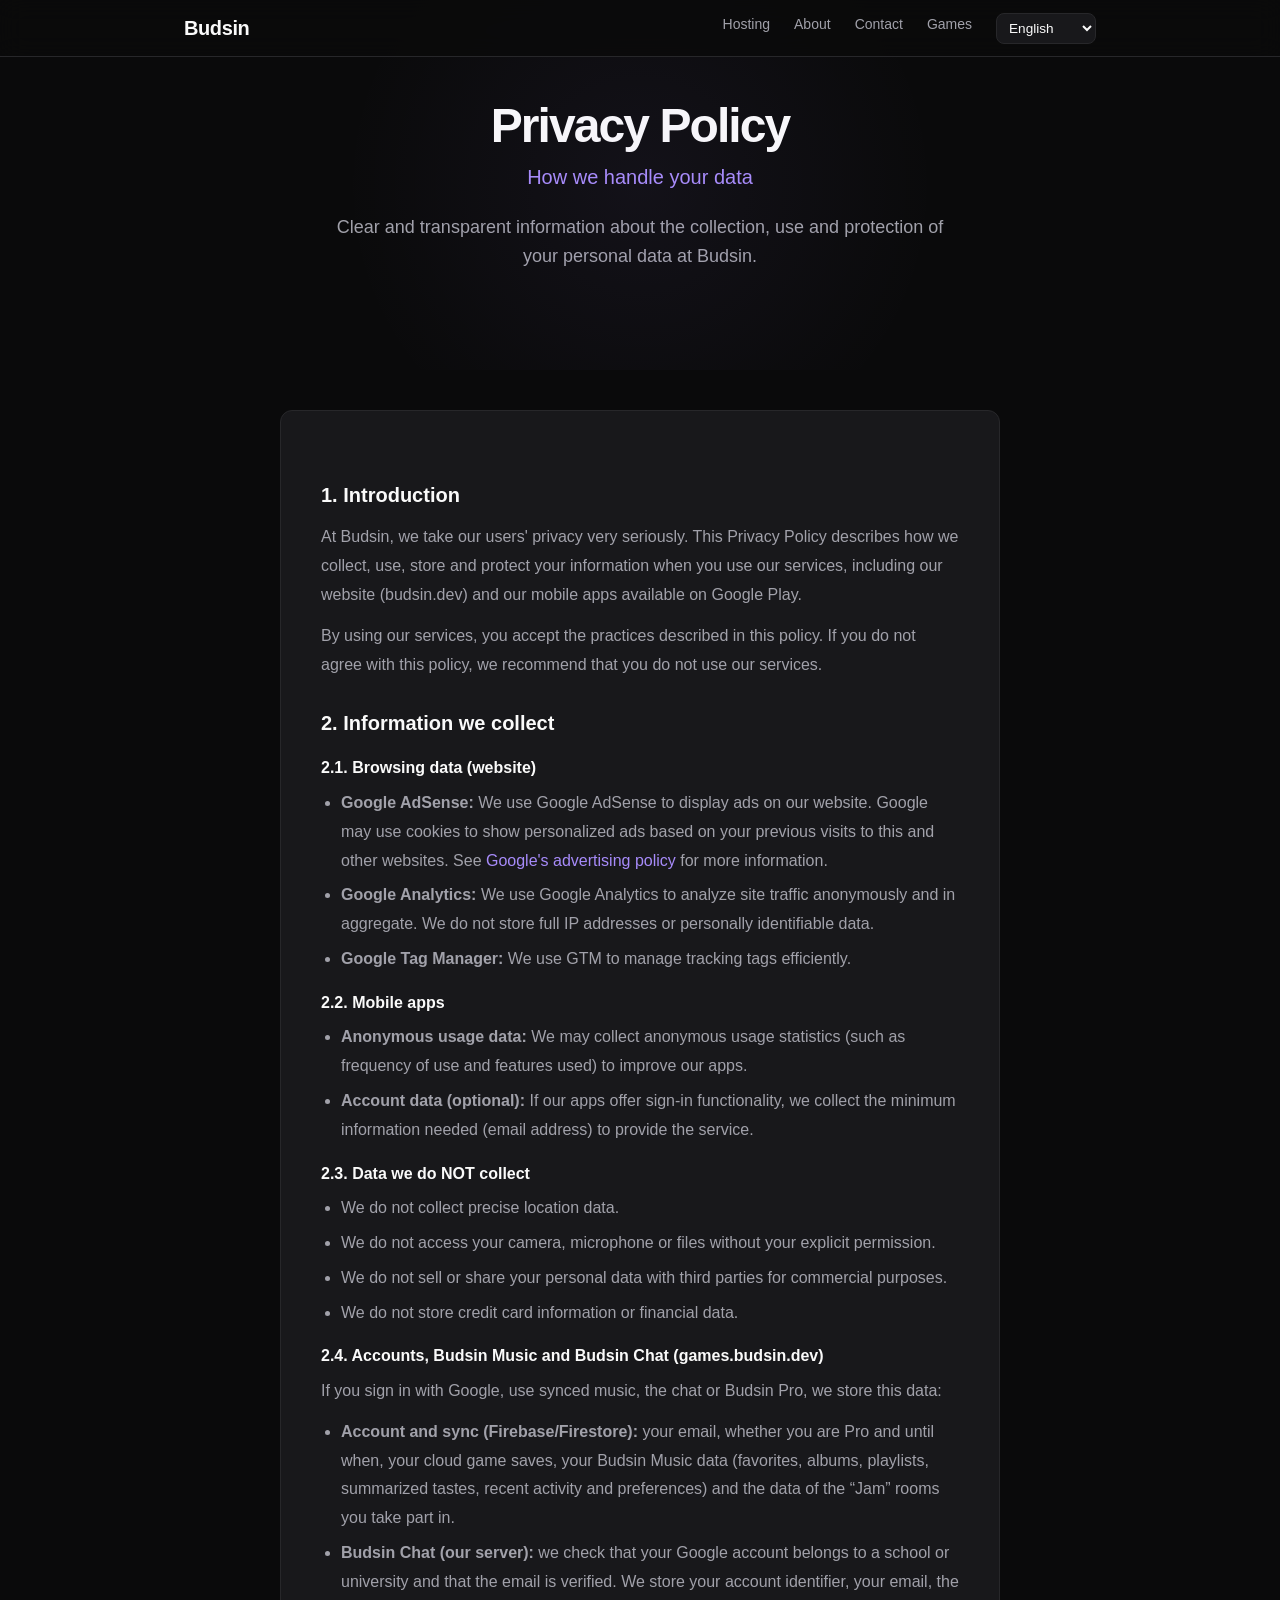
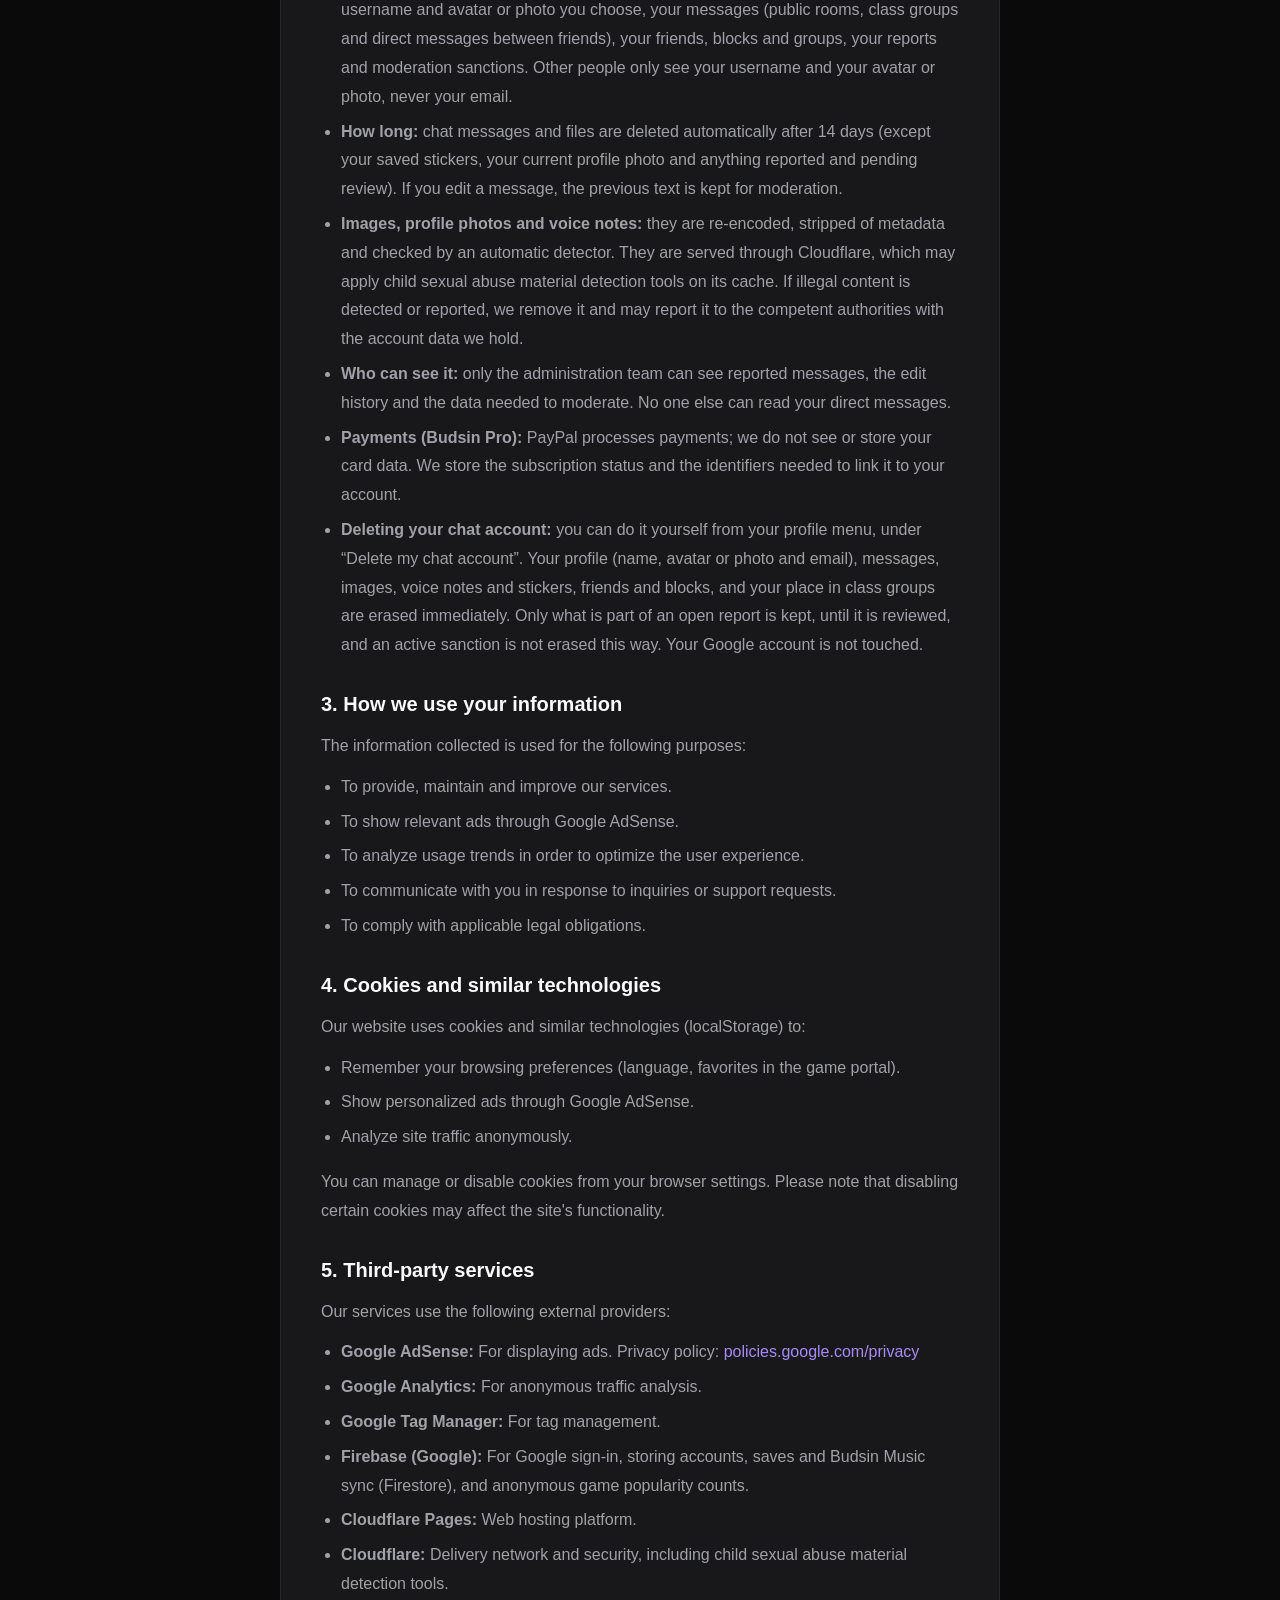
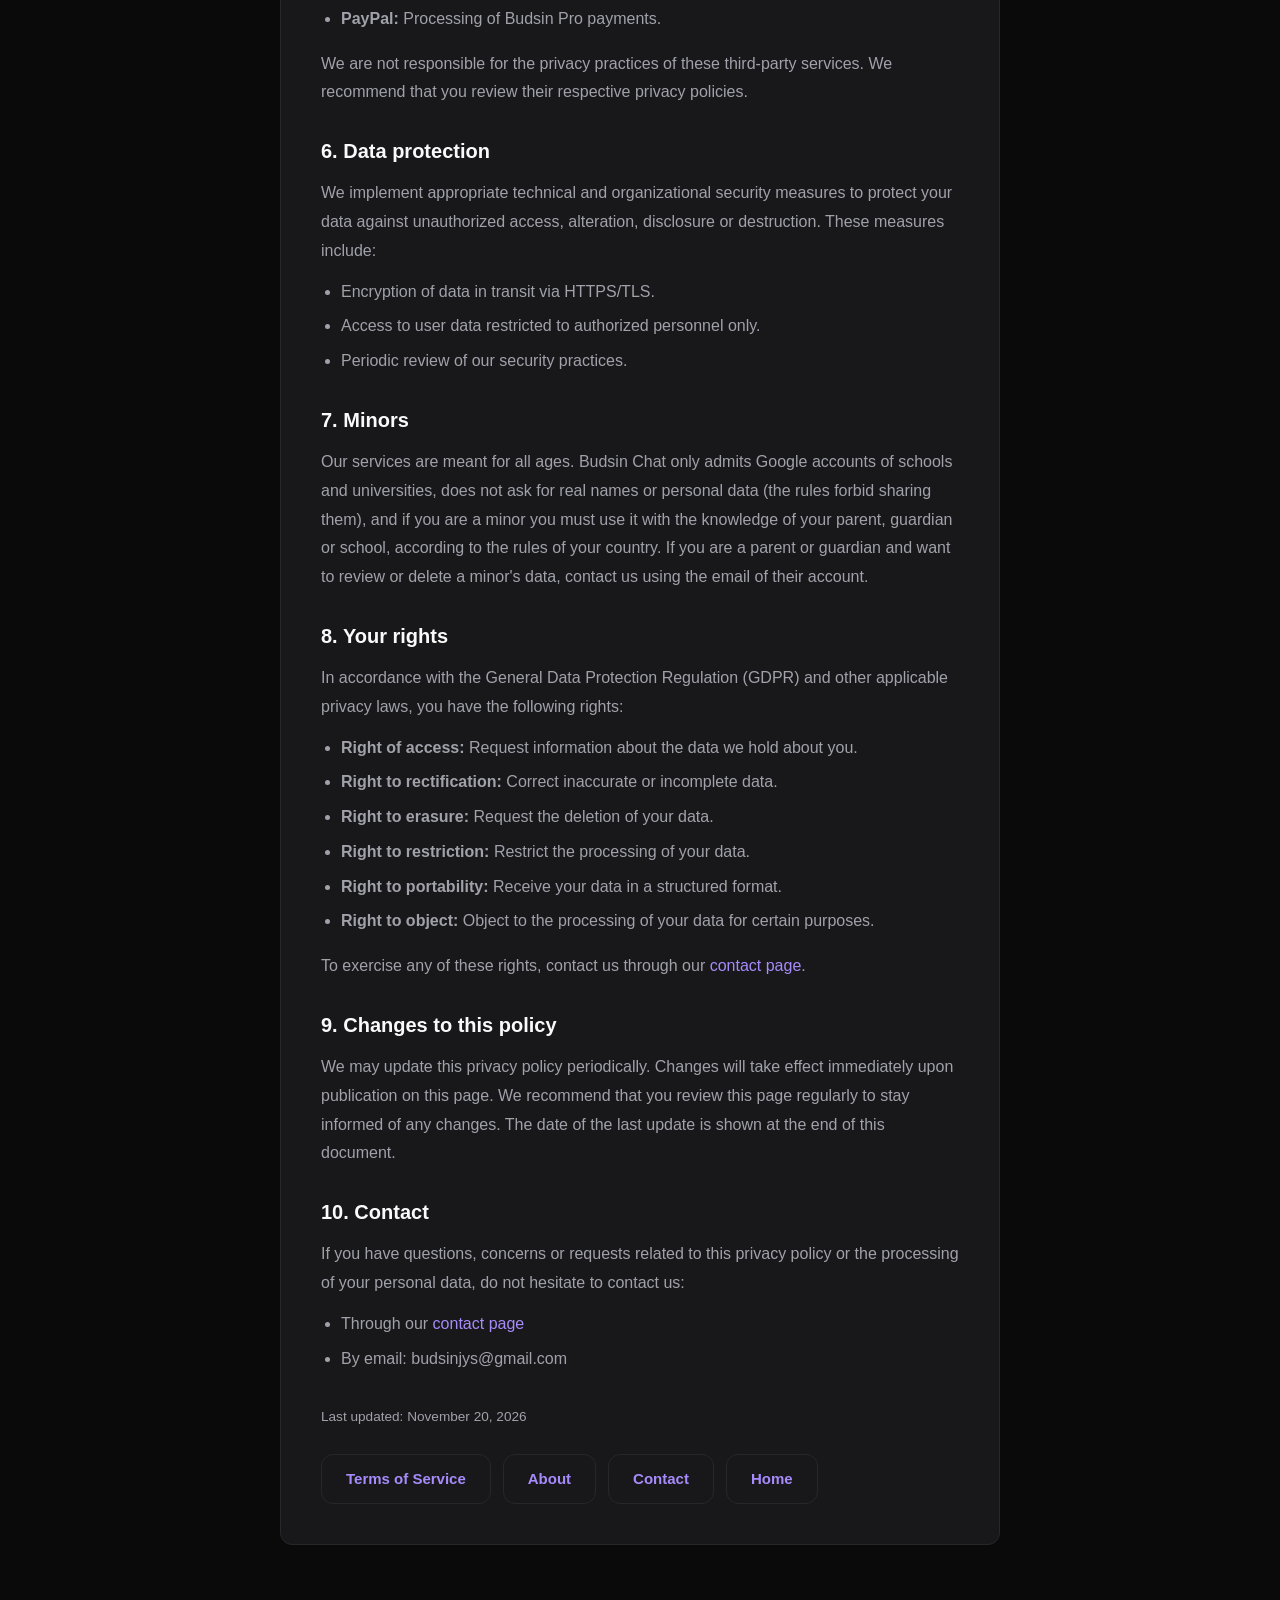
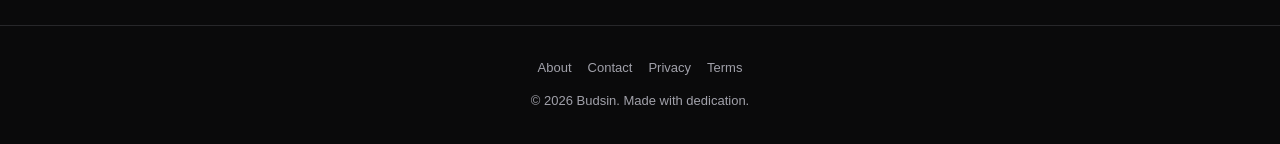
<file: privacidad.html>
<!DOCTYPE html>
<html lang="es">
<head>
  <meta charset="UTF-8">
  <meta name="viewport" content="width=device-width, initial-scale=1.0">
  <script>(function(){try{var s=localStorage.getItem('budsin_lang');var l=s||((navigator.languages&&navigator.languages[0])||navigator.language||'en').slice(0,2).toLowerCase();if(['es','en','pt','fr','de'].indexOf(l)<0)l='en';if(l!=='es'){document.documentElement.className+=' i18n-pending';setTimeout(function(){document.documentElement.classList.remove('i18n-pending')},3000)}}catch(e){}})()</script>
  <meta data-i18n-content="s161" name="description" content="Política de Privacidad de Budsin — Cómo recopilamos, usamos y protegemos tus datos en nuestras aplicaciones y sitios web.">
  <meta name="robots" content="index, follow">
  <title data-i18n="s160">Política de Privacidad · Budsin</title>
  <link rel="stylesheet" href="/styles.css">
  <link rel="icon" type="image/svg+xml" href="data:image/svg+xml,<svg xmlns='http://www.w3.org/2000/svg' viewBox='0 0 32 32'><text y='28' font-size='28'>⚡</text></svg>">
  <style>
    .legal-content { max-width: 720px; margin: 0 auto; }
    .legal-content h2 { font-size: 1.25rem; margin: 28px 0 12px; color: var(--text); }
    .legal-content h3 { font-size: 1rem; margin: 16px 0 8px; color: var(--text); }
    .legal-content p, .legal-content li { color: var(--text-muted); line-height: 1.8; margin-bottom: 12px; }
    .legal-content ul { padding-left: 20px; margin-bottom: 16px; }
    .legal-content li { margin-bottom: 6px; }
    .legal-content a { color: var(--accent); }
  </style>
</head>
<body>
  <header class="header">
    <div class="container">
      <nav class="nav">
        <a data-i18n-html="s001" href="/" class="logo">Budsin</a>
        <div class="nav-links">
          <a data-i18n-html="s002" href="/hosting/">Hosting</a>
          <a data-i18n-html="s003" href="/about">Acerca de</a>
          <a data-i18n-html="s004" href="/contacto">Contacto</a>
          <a data-i18n-html="s006" href="https://games.budsin.dev" target="_blank" rel="noopener">Juegos</a>
        </div>
      </nav>
    </div>
  </header>

  <main>
    <section class="hero" style="padding: 100px 0 60px;">
      <div class="container">
        <h1 data-i18n-html="s096" class="hero-title" style="font-size: 3rem;">Política de Privacidad</h1>
        <p data-i18n-html="s097" class="hero-subtitle">Cómo manejamos tus datos</p>
        <p data-i18n-html="s098" class="hero-desc" style="max-width: 640px;">
          Información clara y transparente sobre la recopilación, uso y protección de tus datos personales en Budsin.
        </p>
      </div>
    </section>

    <section class="section" style="padding-top: 40px;">
      <div class="container">
        <div class="card legal-content" style="padding: 40px;">
          <h2 data-i18n-html="s099">1. Introducción</h2>
          <p data-i18n-html="s100">
            En Budsin, nos tomamos muy en serio la privacidad de nuestros usuarios. Esta Política de Privacidad
            describe cómo recopilamos, usamos, almacenamos y protegemos tu información cuando utilizas nuestros
            servicios, incluyendo nuestro sitio web (budsin.dev) y nuestras aplicaciones móviles disponibles
            en Google Play.
          </p>
          <p data-i18n-html="s101">
            Al utilizar nuestros servicios, aceptas las prácticas descritas en esta política.
            Si no estás de acuerdo con esta política, te recomendamos no utilizar nuestros servicios.
          </p>

          <h2 data-i18n-html="s102">2. Información que recopilamos</h2>

          <h3 data-i18n-html="s103">2.1. Datos de navegación (sitio web)</h3>
          <ul>
            <li data-i18n-html="s104"><strong>Google AdSense:</strong> Utilizamos Google AdSense para mostrar anuncios en nuestro sitio web. Google puede utilizar cookies para mostrar anuncios personalizados basados en tus visitas anteriores a este y otros sitios web. Consulta la <a href="https://policies.google.com/technologies/ads" target="_blank" rel="noopener noreferrer">política de publicidad de Google</a> para más información.</li>
            <li data-i18n-html="s105"><strong>Google Analytics:</strong> Utilizamos Google Analytics para analizar el tráfico del sitio de forma anónima y agregada. No almacenamos direcciones IP completas ni datos de identificación personal.</li>
            <li data-i18n-html="s106"><strong>Google Tag Manager:</strong> Utilizamos GTM para gestionar etiquetas de seguimiento de forma eficiente.</li>
          </ul>

          <h3 data-i18n-html="s107">2.2. Aplicaciones móviles</h3>
          <ul>
            <li data-i18n-html="s108"><strong>Datos de uso anónimos:</strong> Podemos recopilar estadísticas de uso anónimas (como frecuencia de uso, funciones utilizadas) para mejorar nuestras aplicaciones.</li>
            <li data-i18n-html="s109"><strong>Datos de cuenta (opcionales):</strong> Si nuestras aplicaciones ofrecen funcionalidad de inicio de sesión, recopilamos la información mínima necesaria (dirección de correo electrónico) para proporcionar el servicio.</li>
          </ul>

          <h3 data-i18n-html="s110">2.3. Datos que NO recopilamos</h3>
          <ul>
            <li data-i18n-html="s111">No recopilamos datos de ubicación precisa.</li>
            <li data-i18n-html="s112">No accedemos a tu cámara, micrófono o archivos sin tu permiso explícito.</li>
            <li data-i18n-html="s113">No vendemos ni compartimos tus datos personales con terceros con fines comerciales.</li>
            <li data-i18n-html="s114">No almacenamos información de tarjetas de crédito o datos financieros.</li>
          </ul>

          <h3 data-i18n-html="s320">2.4. Cuentas, Budsin Music y Budsin Chat (games.budsin.dev)</h3>
          <p data-i18n-html="s321">Si inicias sesión con Google, usas la música sincronizada, el chat o Budsin Pro, guardamos estos datos:</p>
          <ul>
            <li data-i18n-html="s322"><strong>Cuenta y sincronización (Firebase/Firestore):</strong> tu correo, si eres Pro y hasta cuándo, tus guardados de juegos en la nube, tus datos de Budsin Music (favoritos, álbumes, playlists, gustos resumidos, actividad reciente y preferencias) y los datos de las salas «Jam» en las que participas.</li>
            <li data-i18n-html="s323"><strong>Budsin Chat (nuestro servidor):</strong> verificamos que tu cuenta de Google sea de un colegio o universidad con el correo verificado. Guardamos tu identificador de cuenta, tu correo, el nombre de usuario y el avatar o foto que elijas, tus mensajes (salas públicas, grupos de clase y mensajes directos entre amigos), tus amigos, bloqueos y grupos, tus reportes y las sanciones de moderación. Las demás personas solo ven tu nombre de usuario y tu avatar o foto, nunca tu correo.</li>
            <li data-i18n-html="s324"><strong>Cuánto tiempo:</strong> los mensajes y archivos del chat se borran automáticamente a los 14 días (salvo tus stickers guardados, tu foto de perfil actual y lo que esté reportado y pendiente de revisión). Si editas un mensaje, el texto anterior se guarda para la moderación.</li>
            <li data-i18n-html="s325"><strong>Imágenes, fotos de perfil y notas de voz:</strong> se re-codifican, se les quitan los metadatos y las revisa un detector automático. Se sirven a través de Cloudflare, que puede aplicar herramientas de detección de material de abuso infantil sobre su caché. Si se detecta o se denuncia contenido ilegal, lo eliminamos y podemos informar a las autoridades competentes con los datos de la cuenta que tengamos.</li>
            <li data-i18n-html="s326"><strong>Quién puede verlo:</strong> solo el equipo administrador puede ver los mensajes reportados, el historial de edición y los datos necesarios para moderar. Nadie más puede leer tus mensajes directos.</li>
            <li data-i18n-html="s327"><strong>Pagos (Budsin Pro):</strong> PayPal procesa los pagos; nosotros no vemos ni guardamos los datos de tu tarjeta. Guardamos el estado de la suscripción y los identificadores necesarios para vincularla a tu cuenta.</li>
            <li data-i18n-html="s331"><strong>Eliminar tu cuenta del chat:</strong> puedes hacerlo tú mismo desde el menú de tu perfil, en «Eliminar mi cuenta del chat». Se borran al instante tu perfil (nombre, avatar o foto y correo), tus mensajes, imágenes, notas de voz y stickers, tus amigos y bloqueos, y tu lugar en los grupos de clase. Solo se conserva lo que esté en un reporte abierto, hasta que se revise, y una sanción activa no se borra de esta forma. Tu cuenta de Google no se toca.</li>
          </ul>

          <h2 data-i18n-html="s115">3. Cómo usamos tu información</h2>
          <p data-i18n-html="s116">La información recopilada se utiliza para los siguientes fines:</p>
          <ul>
            <li data-i18n-html="s117">Proporcionar, mantener y mejorar nuestros servicios.</li>
            <li data-i18n-html="s118">Mostrar anuncios relevantes a través de Google AdSense.</li>
            <li data-i18n-html="s119">Analizar tendencias de uso para optimizar la experiencia de usuario.</li>
            <li data-i18n-html="s120">Comunicarnos contigo en respuesta a consultas o solicitudes de soporte.</li>
            <li data-i18n-html="s121">Cumplir con obligaciones legales aplicables.</li>
          </ul>

          <h2 data-i18n-html="s122">4. Cookies y tecnologías similares</h2>
          <p data-i18n-html="s123">
            Nuestro sitio web utiliza cookies y tecnologías similares (localStorage) para:
          </p>
          <ul>
            <li data-i18n-html="s124">Recordar tus preferencias de navegación (idioma, favoritos en el portal de juegos).</li>
            <li data-i18n-html="s125">Mostrar anuncios personalizados a través de Google AdSense.</li>
            <li data-i18n-html="s126">Analizar el tráfico del sitio de forma anónima.</li>
          </ul>
          <p data-i18n-html="s127">
            Puedes gestionar o desactivar las cookies desde la configuración de tu navegador.
            Ten en cuenta que deshabilitar ciertas cookies puede afectar la funcionalidad del sitio.
          </p>

          <h2 data-i18n-html="s128">5. Servicios de terceros</h2>
          <p data-i18n-html="s129">Nuestros servicios utilizan los siguientes proveedores externos:</p>
          <ul>
            <li data-i18n-html="s130"><strong>Google AdSense:</strong> Para la visualización de anuncios. Política de privacidad: <a href="https://policies.google.com/privacy" target="_blank" rel="noopener noreferrer">policies.google.com/privacy</a></li>
            <li data-i18n-html="s131"><strong>Google Analytics:</strong> Para análisis de tráfico anónimo.</li>
            <li data-i18n-html="s132"><strong>Google Tag Manager:</strong> Para gestión de etiquetas.</li>
            <li data-i18n-html="s133"><strong>Firebase (Google):</strong> Para el inicio de sesión con Google, el almacenamiento de cuentas, guardados y sincronización de Budsin Music (Firestore) y el conteo anónimo de popularidad de juegos.</li>
            <li data-i18n-html="s134"><strong>Cloudflare Pages:</strong> Plataforma de alojamiento web.</li>
            <li data-i18n-html="s329"><strong>Cloudflare:</strong> Red de distribución y seguridad, incluidas herramientas de detección de material de abuso infantil.</li>
            <li data-i18n-html="s330"><strong>PayPal:</strong> Procesamiento de los pagos de Budsin Pro.</li>
          </ul>
          <p data-i18n-html="s135">
            No somos responsables de las prácticas de privacidad de estos servicios de terceros.
            Te recomendamos revisar sus políticas de privacidad respectivas.
          </p>

          <h2 data-i18n-html="s136">6. Protección de datos</h2>
          <p data-i18n-html="s137">
            Implementamos medidas de seguridad técnicas y organizativas apropiadas para proteger
            tus datos contra el acceso no autorizado, la alteración, divulgación o destrucción.
            Estas medidas incluyen:
          </p>
          <ul>
            <li data-i18n-html="s138">Cifrado de datos en tránsito mediante HTTPS/TLS.</li>
            <li data-i18n-html="s139">Acceso restringido a datos de usuario solo a personal autorizado.</li>
            <li data-i18n-html="s140">Revisión periódica de nuestras prácticas de seguridad.</li>
          </ul>

          <h2 data-i18n-html="s141">7. Menores de edad</h2>
          <p data-i18n-html="s142">
            Nuestros servicios están pensados para todas las edades. Budsin Chat solo admite cuentas de Google de colegios y universidades, no pide nombres reales ni datos personales (las normas prohíben compartirlos), y si eres menor debes usarlo con el conocimiento de tu madre, padre, tutor o colegio, según las reglas de tu país. Si eres madre, padre o tutor y quieres revisar o eliminar los datos de un menor, contáctanos con el correo de su cuenta.
          </p>

          <h2 data-i18n-html="s143">8. Tus derechos</h2>
          <p data-i18n-html="s144">
            De acuerdo con el Reglamento General de Protección de Datos (RGPD) y otras leyes
            de privacidad aplicables, tienes los siguientes derechos:
          </p>
          <ul>
            <li data-i18n-html="s145"><strong>Derecho de acceso:</strong> Solicitar información sobre los datos que tenemos sobre ti.</li>
            <li data-i18n-html="s146"><strong>Derecho de rectificación:</strong> Corregir datos inexactos o incompletos.</li>
            <li data-i18n-html="s147"><strong>Derecho de supresión:</strong> Solicitar la eliminación de tus datos.</li>
            <li data-i18n-html="s148"><strong>Derecho de limitación:</strong> Restringir el procesamiento de tus datos.</li>
            <li data-i18n-html="s149"><strong>Derecho de portabilidad:</strong> Recibir tus datos en un formato estructurado.</li>
            <li data-i18n-html="s150"><strong>Derecho de oposición:</strong> Oponerte al procesamiento de tus datos para ciertos fines.</li>
          </ul>
          <p data-i18n-html="s151">
            Para ejercer cualquiera de estos derechos, contáctanos a través de nuestra
            <a href="/contacto">página de contacto</a>.
          </p>

          <h2 data-i18n-html="s152">9. Cambios en esta política</h2>
          <p data-i18n-html="s153">
            Podemos actualizar esta política de privacidad periódicamente. Los cambios entrarán en vigor
            inmediatamente después de su publicación en esta página. Te recomendamos revisar esta página
            regularmente para estar informado de cualquier modificación. La fecha de la última actualización
            se indica al final de este documento.
          </p>

          <h2 data-i18n-html="s154">10. Contacto</h2>
          <p data-i18n-html="s155">
            Si tienes preguntas, inquietudes o solicitudes relacionadas con esta política de privacidad
            o con el tratamiento de tus datos personales, no dudes en contactarnos:
          </p>
          <ul>
            <li data-i18n-html="s156">A través de nuestra <a href="/contacto">página de contacto</a></li>
            <li data-i18n-html="s157">Por correo electrónico: budsinjys@gmail.com</li>
          </ul>

          <p data-i18n-html="s158" style="margin-top: 32px; font-size: 0.85rem; color: var(--text-muted);">
            Última actualización: 20 de noviembre de 2026
          </p>

          <nav style="display: flex; gap: 12px; flex-wrap: wrap; margin-top: 24px;">
            <a data-i18n-html="s159" href="/terminos" class="btn btn-secondary">Términos de Servicio</a>
            <a data-i18n-html="s003" href="/about" class="btn btn-secondary">Acerca de</a>
            <a data-i18n-html="s004" href="/contacto" class="btn btn-secondary">Contacto</a>
            <a data-i18n-html="s078" href="/" class="btn btn-secondary">Inicio</a>
          </nav>
        </div>
      </div>
    </section>
  </main>

  <footer class="footer">
    <div class="container">
      <nav style="display: flex; gap: 16px; justify-content: center; flex-wrap: wrap; margin-bottom: 12px;">
        <a data-i18n-html="s003" href="/about" style="color: var(--text-muted); font-size: 0.8125rem;">Acerca de</a>
        <a data-i18n-html="s004" href="/contacto" style="color: var(--text-muted); font-size: 0.8125rem;">Contacto</a>
        <a data-i18n-html="s053" href="/privacidad" style="color: var(--text-muted); font-size: 0.8125rem;">Privacidad</a>
        <a data-i18n-html="s054" href="/terminos" style="color: var(--text-muted); font-size: 0.8125rem;">Términos</a>
      </nav>
      <p data-i18n-html="s055">&copy; 2026 Budsin. Hecho con dedicación.</p>
    </div>
  </footer>
  <script type="module">
    import { initI18n } from "/hosting/i18n.js";
    initI18n({ site: true });
  </script>
</body>
</html>
</file>
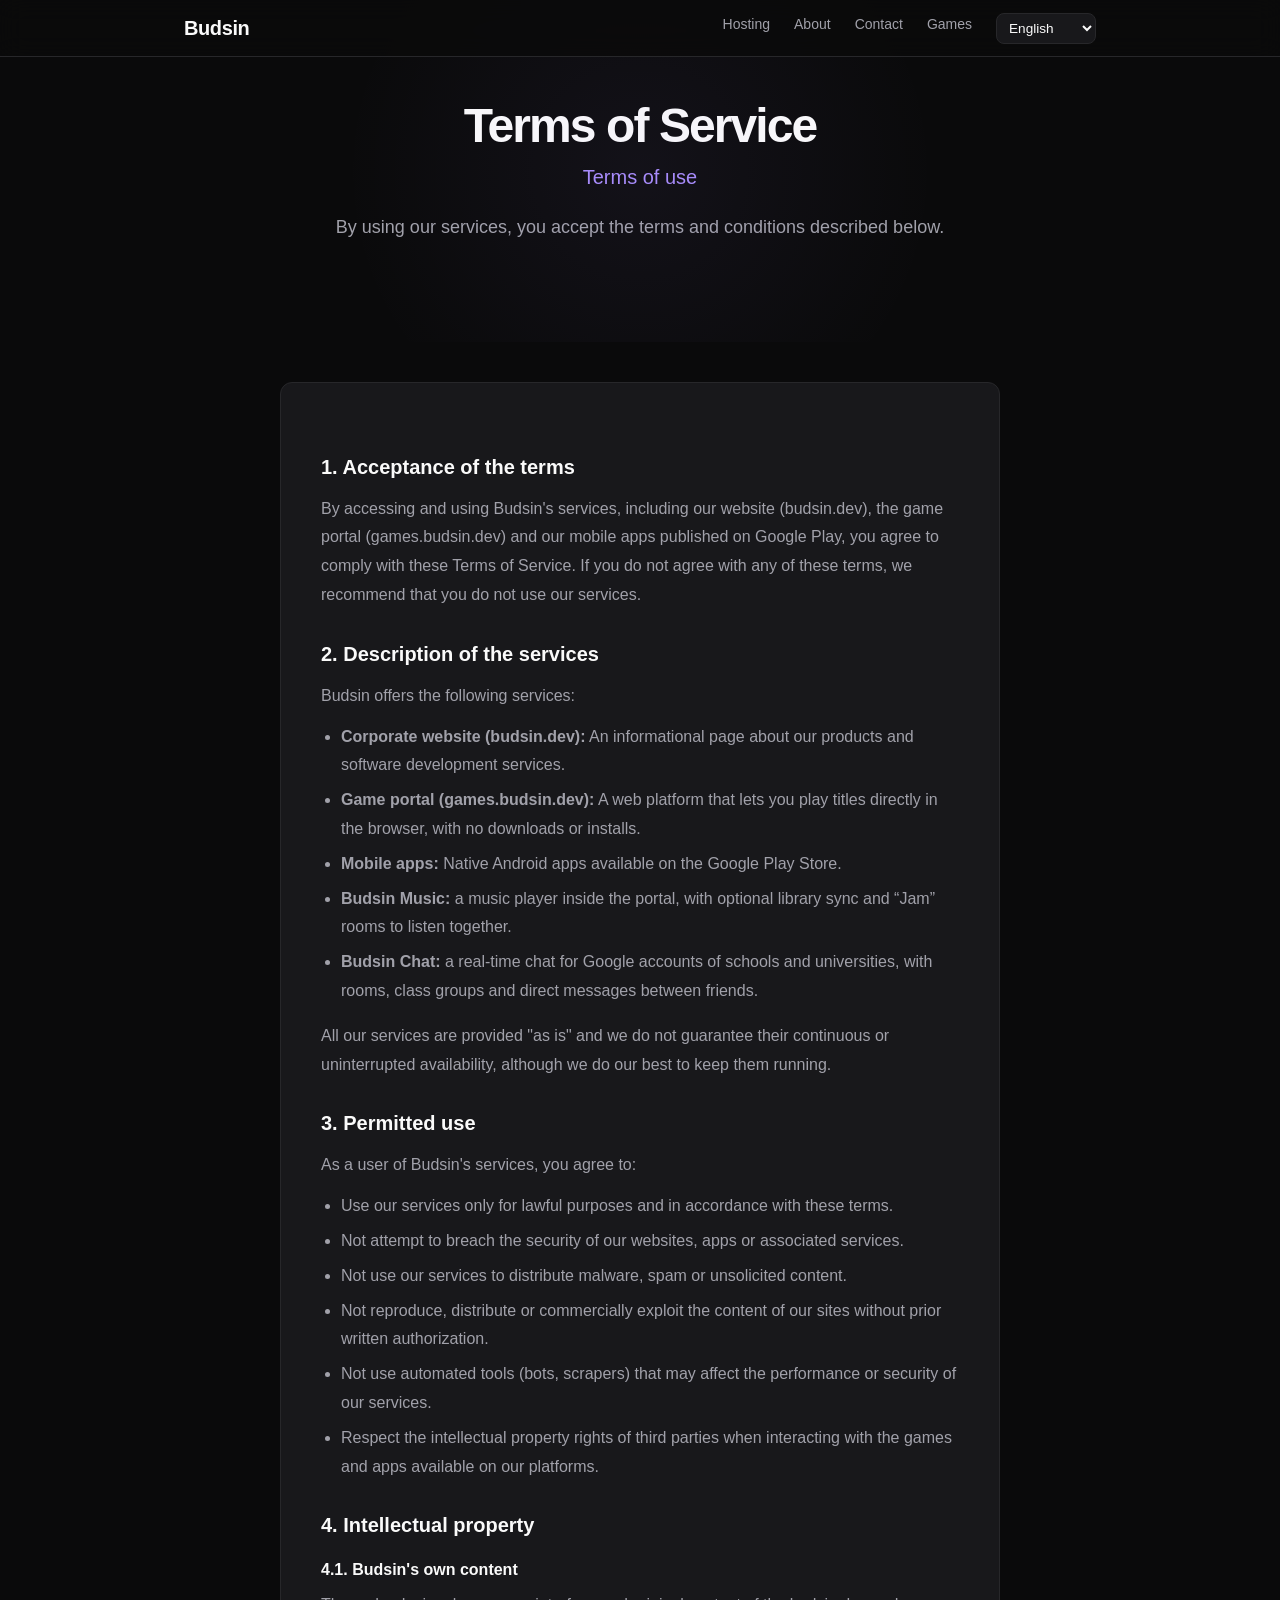
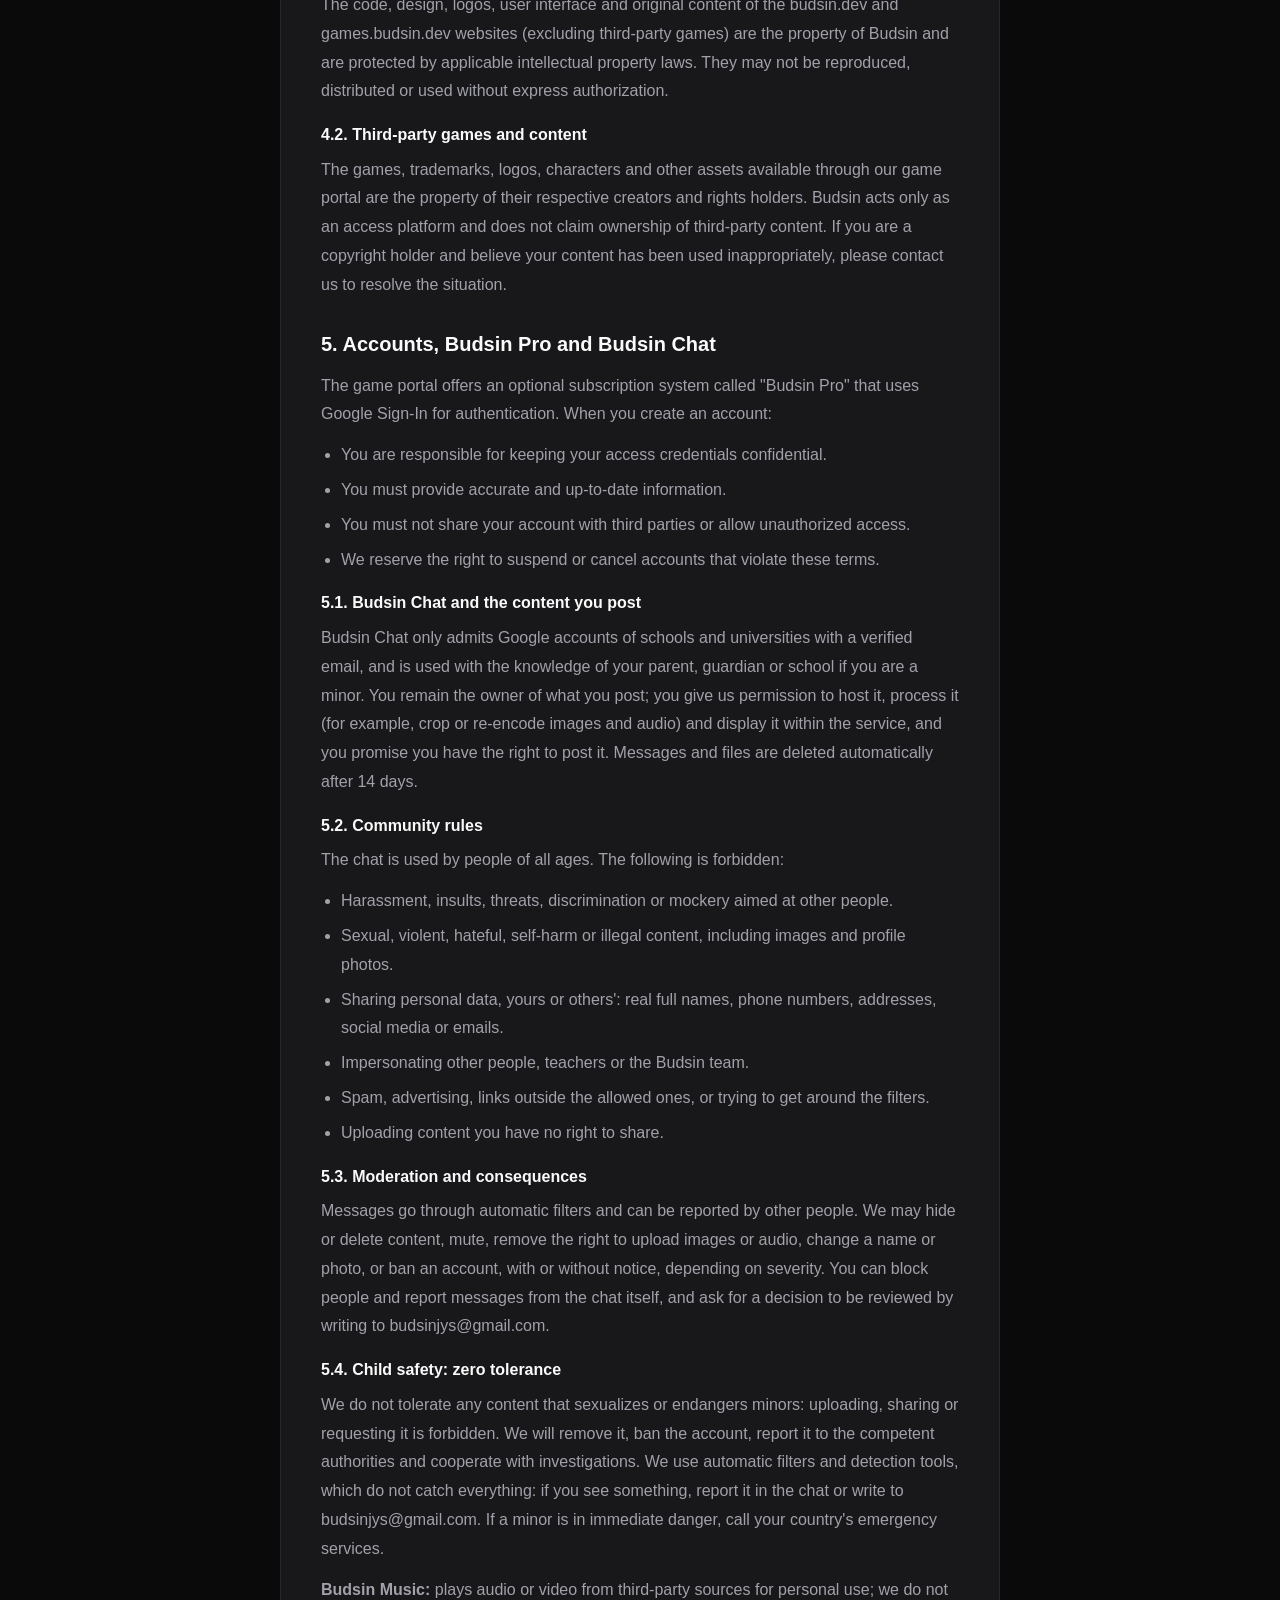
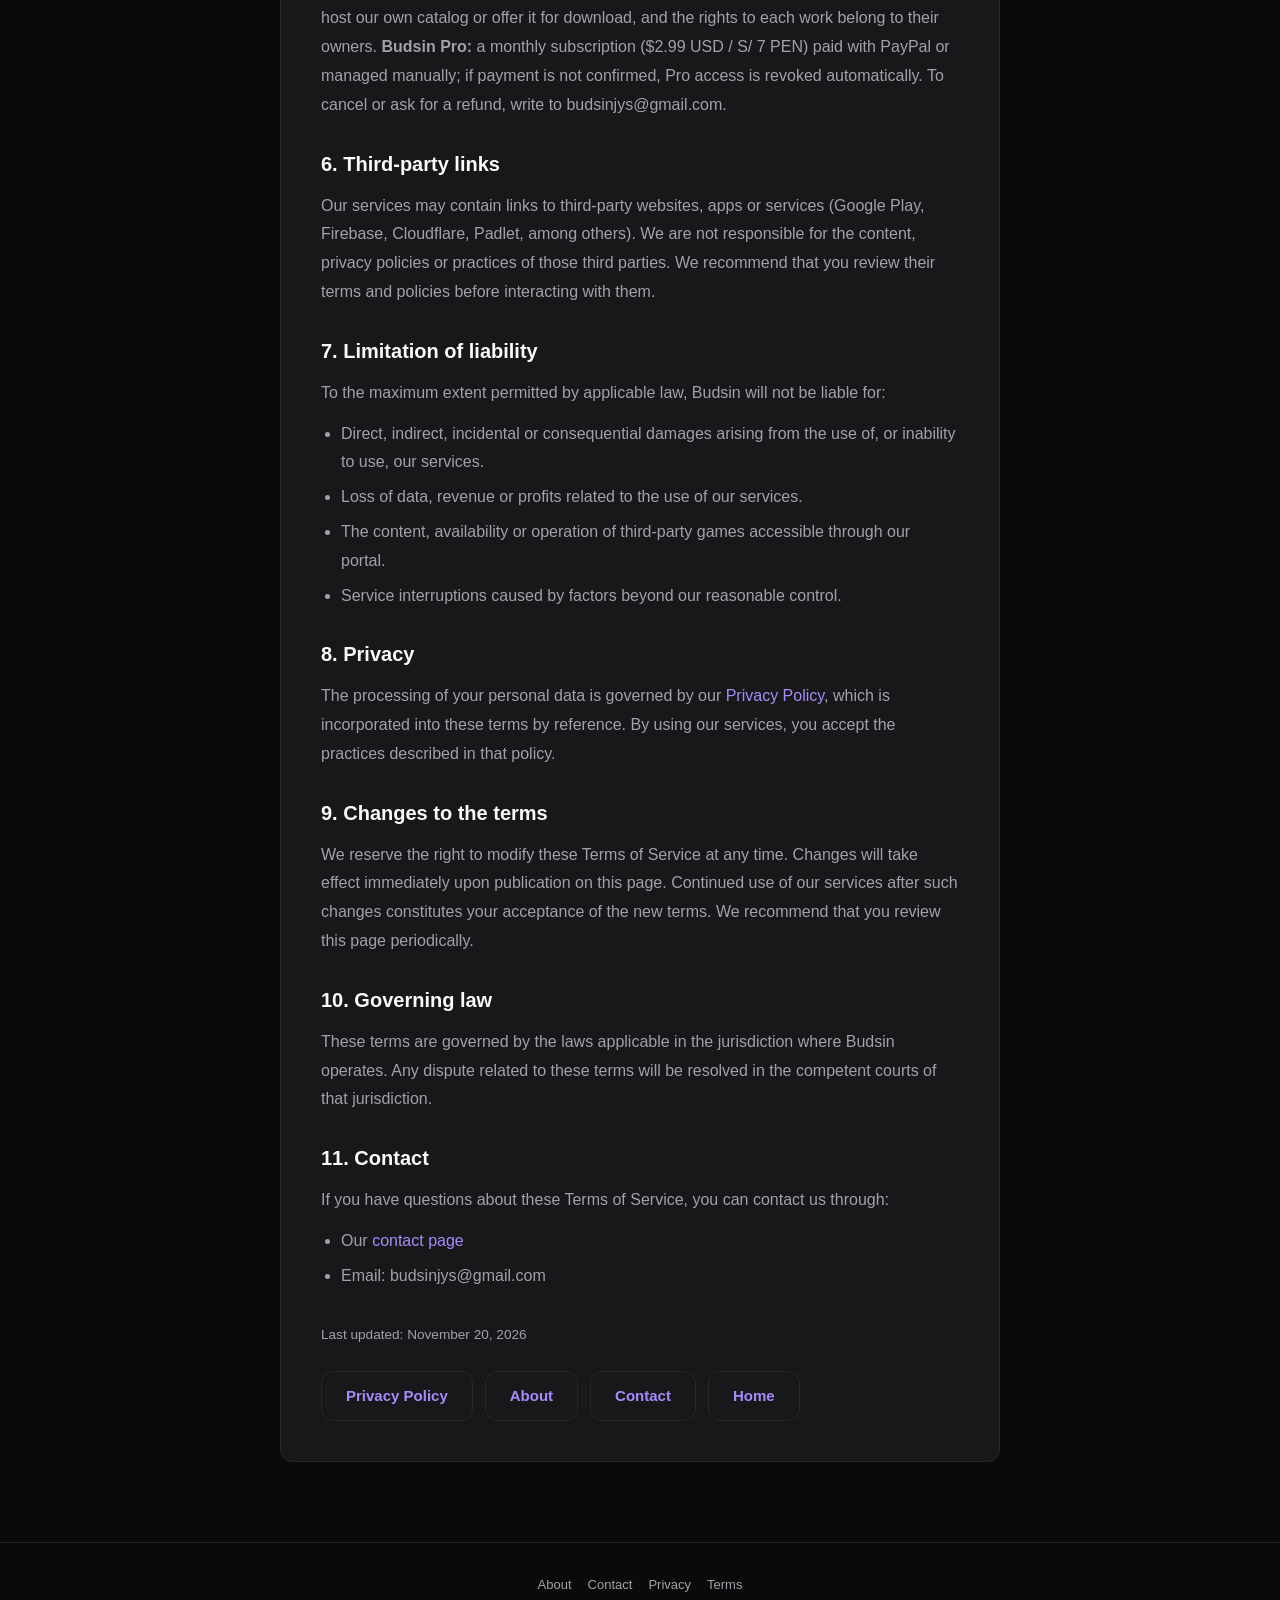
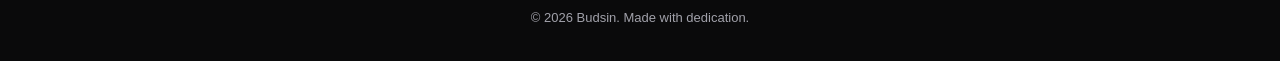
<file: terminos.html>
<!DOCTYPE html>
<html lang="es">
<head>
  <meta charset="UTF-8">
  <meta name="viewport" content="width=device-width, initial-scale=1.0">
  <script>(function(){try{var s=localStorage.getItem('budsin_lang');var l=s||((navigator.languages&&navigator.languages[0])||navigator.language||'en').slice(0,2).toLowerCase();if(['es','en','pt','fr','de'].indexOf(l)<0)l='en';if(l!=='es'){document.documentElement.className+=' i18n-pending';setTimeout(function(){document.documentElement.classList.remove('i18n-pending')},3000)}}catch(e){}})()</script>
  <meta data-i18n-content="s210" name="description" content="Términos de Servicio de Budsin — Condiciones de uso de nuestras aplicaciones, sitio web y portal de juegos.">
  <meta name="robots" content="index, follow">
  <title data-i18n="s209">Términos de Servicio · Budsin</title>
  <link rel="stylesheet" href="/styles.css">
  <link rel="icon" type="image/svg+xml" href="data:image/svg+xml,<svg xmlns='http://www.w3.org/2000/svg' viewBox='0 0 32 32'><text y='28' font-size='28'>⚡</text></svg>">
  <style>
    .legal-content { max-width: 720px; margin: 0 auto; }
    .legal-content h2 { font-size: 1.25rem; margin: 28px 0 12px; color: var(--text); }
    .legal-content h3 { font-size: 1rem; margin: 16px 0 8px; color: var(--text); }
    .legal-content p, .legal-content li { color: var(--text-muted); line-height: 1.8; margin-bottom: 12px; }
    .legal-content ul { padding-left: 20px; margin-bottom: 16px; }
    .legal-content li { margin-bottom: 6px; }
    .legal-content a { color: var(--accent); }
  </style>
</head>
<body>
  <header class="header">
    <div class="container">
      <nav class="nav">
        <a data-i18n-html="s001" href="/" class="logo">Budsin</a>
        <div class="nav-links">
          <a data-i18n-html="s002" href="/hosting/">Hosting</a>
          <a data-i18n-html="s003" href="/about">Acerca de</a>
          <a data-i18n-html="s004" href="/contacto">Contacto</a>
          <a data-i18n-html="s006" href="https://games.budsin.dev" target="_blank" rel="noopener">Juegos</a>
        </div>
      </nav>
    </div>
  </header>

  <main>
    <section class="hero" style="padding: 100px 0 60px;">
      <div class="container">
        <h1 data-i18n-html="s159" class="hero-title" style="font-size: 3rem;">Términos de Servicio</h1>
        <p data-i18n-html="s162" class="hero-subtitle">Condiciones de uso</p>
        <p data-i18n-html="s163" class="hero-desc" style="max-width: 640px;">
          Al utilizar nuestros servicios, aceptas los términos y condiciones descritos a continuación.
        </p>
      </div>
    </section>

    <section class="section" style="padding-top: 40px;">
      <div class="container">
        <div class="card legal-content" style="padding: 40px;">
          <h2 data-i18n-html="s164">1. Aceptación de los términos</h2>
          <p data-i18n-html="s165">
            Al acceder y utilizar los servicios de Budsin, incluyendo nuestro sitio web (budsin.dev),
            el portal de juegos (games.budsin.dev) y nuestras aplicaciones móviles publicadas en
            Google Play, aceptas cumplir con estos Términos de Servicio. Si no estás de acuerdo con
            alguno de estos términos, te recomendamos no utilizar nuestros servicios.
          </p>

          <h2 data-i18n-html="s166">2. Descripción de los servicios</h2>
          <p data-i18n-html="s167">Budsin ofrece los siguientes servicios:</p>
          <ul>
            <li data-i18n-html="s168"><strong>Sitio web corporativo (budsin.dev):</strong> Página informativa sobre nuestros productos y servicios de desarrollo de software.</li>
            <li data-i18n-html="s169"><strong>Portal de juegos (games.budsin.dev):</strong> Plataforma web que permite jugar a títulos directamente desde el navegador, sin necesidad de descargas ni instalaciones.</li>
            <li data-i18n-html="s170"><strong>Aplicaciones móviles:</strong> Aplicaciones nativas para Android disponibles en Google Play Store.</li>
            <li data-i18n-html="s301"><strong>Budsin Music:</strong> reproductor de música dentro del portal, con sincronización opcional de tu biblioteca y salas «Jam» para escuchar en grupo.</li>
            <li data-i18n-html="s302"><strong>Budsin Chat:</strong> chat en tiempo real para cuentas de Google de colegios y universidades, con salas, grupos de clase y mensajes directos entre amigos.</li>
          </ul>
          <p data-i18n-html="s171">
            Todos nuestros servicios se ofrecen "tal cual" y no garantizamos la disponibilidad
            continua o ininterrumpida de los mismos, aunque hacemos nuestro mejor esfuerzo por
            mantenerlos operativos.
          </p>

          <h2 data-i18n-html="s172">3. Uso permitido</h2>
          <p data-i18n-html="s173">Como usuario de los servicios de Budsin, aceptas:</p>
          <ul>
            <li data-i18n-html="s174">Utilizar nuestros servicios únicamente con fines legales y de acuerdo con estos términos.</li>
            <li data-i18n-html="s175">No intentar vulnerar la seguridad de nuestros sitios web, aplicaciones o servicios asociados.</li>
            <li data-i18n-html="s176">No utilizar nuestros servicios para distribuir malware, spam o contenido no solicitado.</li>
            <li data-i18n-html="s177">No reproducir, distribuir o explotar comercialmente el contenido de nuestros sitios sin autorización previa por escrito.</li>
            <li data-i18n-html="s178">No utilizar herramientas automatizadas (bots, scrapers) que puedan afectar el rendimiento o la seguridad de nuestros servicios.</li>
            <li data-i18n-html="s179">Respetar los derechos de propiedad intelectual de terceros al interactuar con los juegos y aplicaciones disponibles en nuestras plataformas.</li>
          </ul>

          <h2 data-i18n-html="s180">4. Propiedad intelectual</h2>
          <h3 data-i18n-html="s181">4.1. Contenido propio de Budsin</h3>
          <p data-i18n-html="s182">
            El código, diseño, logotipos, interfaz de usuario y contenido original de los sitios web
            budsin.dev y games.budsin.dev (excluyendo los juegos de terceros) son propiedad de Budsin
            y están protegidos por las leyes de propiedad intelectual aplicables. No pueden ser
            reproducidos, distribuidos o utilizados sin autorización expresa.
          </p>

          <h3 data-i18n-html="s183">4.2. Juegos y contenido de terceros</h3>
          <p data-i18n-html="s184">
            Los juegos, marcas comerciales, logotipos, personajes y demás activos disponibles a través
            de nuestro portal de juegos son propiedad de sus respectivos creadores y titulares de derechos.
            Budsin actúa únicamente como plataforma de acceso y no reclama propiedad sobre el contenido
            de terceros. Si eres titular de derechos de autor y consideras que tu contenido ha sido
            utilizado de manera inapropiada, por favor contáctanos para resolver la situación.
          </p>

          <h2 data-i18n-html="s185">5. Cuentas, Budsin Pro y Budsin Chat</h2>
          <p data-i18n-html="s186">
            El portal de juegos ofrece un sistema de suscripción opcional llamado "Budsin Pro" que
            utiliza Google Sign-In para la autenticación. Al crear una cuenta:
          </p>
          <ul>
            <li data-i18n-html="s187">Eres responsable de mantener la confidencialidad de tus credenciales de acceso.</li>
            <li data-i18n-html="s188">Debes proporcionar información precisa y actualizada.</li>
            <li data-i18n-html="s189">No debes compartir tu cuenta con terceros ni permitir el acceso no autorizado.</li>
            <li data-i18n-html="s190">Nos reservamos el derecho de suspender o cancelar cuentas que violen estos términos.</li>
          </ul>

          <h3 data-i18n-html="s303">5.1. Budsin Chat y el contenido que publicas</h3>
          <p data-i18n-html="s304">
            Budsin Chat solo admite cuentas de Google de colegios y universidades con el correo verificado, y se usa con el conocimiento de tu madre, padre, tutor o colegio si eres menor. Sigues siendo dueño de lo que publicas; nos das permiso para alojarlo, procesarlo (por ejemplo, recortar o re-codificar imágenes y audios) y mostrarlo dentro del servicio, y prometes que tienes derecho a publicarlo. Los mensajes y archivos se borran automáticamente a los 14 días.
          </p>
          <h3 id="normas" data-i18n-html="s305">5.2. Normas de la comunidad</h3>
          <p data-i18n-html="s306">El chat lo usan personas de todas las edades. Está prohibido:</p>
          <ul>
            <li data-i18n-html="s307">El acoso, los insultos, las amenazas, la discriminación o las burlas dirigidas a otras personas.</li>
            <li data-i18n-html="s308">El contenido sexual, violento, de odio, de autolesión o ilegal, incluidas imágenes y fotos de perfil.</li>
            <li data-i18n-html="s309">Compartir datos personales, tuyos o de otras personas: nombres reales con apellidos, teléfonos, direcciones, redes sociales o correos.</li>
            <li data-i18n-html="s310">Suplantar a otras personas, a profesores o al equipo de Budsin.</li>
            <li data-i18n-html="s311">El spam, la publicidad, los enlaces fuera de los permitidos o intentar saltarse los filtros.</li>
            <li data-i18n-html="s312">Subir contenido que no tienes derecho a compartir.</li>
          </ul>
          <h3 data-i18n-html="s313">5.3. Moderación y consecuencias</h3>
          <p data-i18n-html="s314">
            Los mensajes pasan por filtros automáticos y pueden ser reportados por otras personas. Podemos ocultar o borrar contenido, silenciar, quitar el permiso de subir imágenes o audios, cambiar un nombre o una foto, o bloquear una cuenta, con o sin aviso, según la gravedad. Puedes bloquear a otras personas y reportar mensajes desde el propio chat, y pedir la revisión de una decisión escribiendo a budsinjys@gmail.com.
          </p>
          <h3 data-i18n-html="s315">5.4. Seguridad infantil: tolerancia cero</h3>
          <p data-i18n-html="s316">
            No toleramos ningún contenido que sexualice o ponga en peligro a menores: subirlo, compartirlo o pedirlo está prohibido. Lo eliminaremos, bloquearemos la cuenta, lo informaremos a las autoridades competentes y cooperaremos con las investigaciones. Usamos filtros y herramientas de detección automáticas, que no detectan todo: si ves algo, repórtalo en el chat o escribe a budsinjys@gmail.com. Si un menor está en peligro inmediato, llama a los servicios de emergencia de tu país.
          </p>
          <p data-i18n-html="s317"><strong>Budsin Music:</strong> reproduce audio o video de fuentes de terceros para uso personal; no alojamos un catálogo propio ni lo ofrecemos para descarga, y los derechos de cada obra pertenecen a sus titulares. <strong>Budsin Pro:</strong> suscripción mensual ($2.99 USD / S/ 7 PEN) que se paga con PayPal o se gestiona manualmente; si el pago no se confirma, el acceso Pro se revoca automáticamente. Para cancelar o pedir un reembolso, escribe a budsinjys@gmail.com.</p>

          <h2 data-i18n-html="s191">6. Enlaces a terceros</h2>
          <p data-i18n-html="s192">
            Nuestros servicios pueden contener enlaces a sitios web, aplicaciones o servicios de terceros
            (Google Play, Firebase, Cloudflare, Padlet, entre otros). No somos responsables del contenido,
            las políticas de privacidad o las prácticas de dichos terceros. Te recomendamos revisar sus
            términos y políticas antes de interactuar con ellos.
          </p>

          <h2 data-i18n-html="s193">7. Limitación de responsabilidad</h2>
          <p data-i18n-html="s194">
            En la máxima medida permitida por la ley aplicable, Budsin no será responsable por:
          </p>
          <ul>
            <li data-i18n-html="s195">Daños directos, indirectos, incidentales o consecuentes derivados del uso o la imposibilidad de uso de nuestros servicios.</li>
            <li data-i18n-html="s196">Pérdida de datos, ingresos o beneficios relacionados con el uso de nuestros servicios.</li>
            <li data-i18n-html="s197">El contenido, disponibilidad o funcionamiento de los juegos de terceros accesibles a través de nuestro portal.</li>
            <li data-i18n-html="s198">Interrupciones del servicio causadas por factores fuera de nuestro control razonable.</li>
          </ul>

          <h2 data-i18n-html="s199">8. Privacidad</h2>
          <p data-i18n-html="s200">
            El tratamiento de tus datos personales se rige por nuestra
            <a href="/privacidad">Política de Privacidad</a>, que se incorpora a estos términos
            por referencia. Al utilizar nuestros servicios, aceptas las prácticas descritas en
            dicha política.
          </p>

          <h2 data-i18n-html="s201">9. Modificaciones de los términos</h2>
          <p data-i18n-html="s202">
            Nos reservamos el derecho de modificar estos Términos de Servicio en cualquier momento.
            Los cambios entrarán en vigor inmediatamente después de su publicación en esta página.
            El uso continuado de nuestros servicios después de dichas modificaciones constituye
            tu aceptación de los nuevos términos. Te recomendamos revisar periódicamente esta página.
          </p>

          <h2 data-i18n-html="s203">10. Ley aplicable</h2>
          <p data-i18n-html="s204">
            Estos términos se rigen por las leyes aplicables en la jurisdicción donde opera Budsin.
            Cualquier disputa relacionada con estos términos será resuelta en los tribunales
            competentes de dicha jurisdicción.
          </p>

          <h2 data-i18n-html="s205">11. Contacto</h2>
          <p data-i18n-html="s206">
            Si tienes preguntas sobre estos Términos de Servicio, puedes contactarnos a través de:
          </p>
          <ul>
            <li data-i18n-html="s207">Nuestra <a href="/contacto">página de contacto</a></li>
            <li data-i18n-html="s208">Correo electrónico: budsinjys@gmail.com</li>
          </ul>

          <p data-i18n-html="s158" style="margin-top: 32px; font-size: 0.85rem; color: var(--text-muted);">
            Última actualización: 20 de noviembre de 2026
          </p>

          <nav style="display: flex; gap: 12px; flex-wrap: wrap; margin-top: 24px;">
            <a data-i18n-html="s096" href="/privacidad" class="btn btn-secondary">Política de Privacidad</a>
            <a data-i18n-html="s003" href="/about" class="btn btn-secondary">Acerca de</a>
            <a data-i18n-html="s004" href="/contacto" class="btn btn-secondary">Contacto</a>
            <a data-i18n-html="s078" href="/" class="btn btn-secondary">Inicio</a>
          </nav>
        </div>
      </div>
    </section>
  </main>

  <footer class="footer">
    <div class="container">
      <nav style="display: flex; gap: 16px; justify-content: center; flex-wrap: wrap; margin-bottom: 12px;">
        <a data-i18n-html="s003" href="/about" style="color: var(--text-muted); font-size: 0.8125rem;">Acerca de</a>
        <a data-i18n-html="s004" href="/contacto" style="color: var(--text-muted); font-size: 0.8125rem;">Contacto</a>
        <a data-i18n-html="s053" href="/privacidad" style="color: var(--text-muted); font-size: 0.8125rem;">Privacidad</a>
        <a data-i18n-html="s054" href="/terminos" style="color: var(--text-muted); font-size: 0.8125rem;">Términos</a>
      </nav>
      <p data-i18n-html="s055">&copy; 2026 Budsin. Hecho con dedicación.</p>
    </div>
  </footer>
  <script type="module">
    import { initI18n } from "/hosting/i18n.js";
    initI18n({ site: true });
  </script>
</body>
</html>
</file>
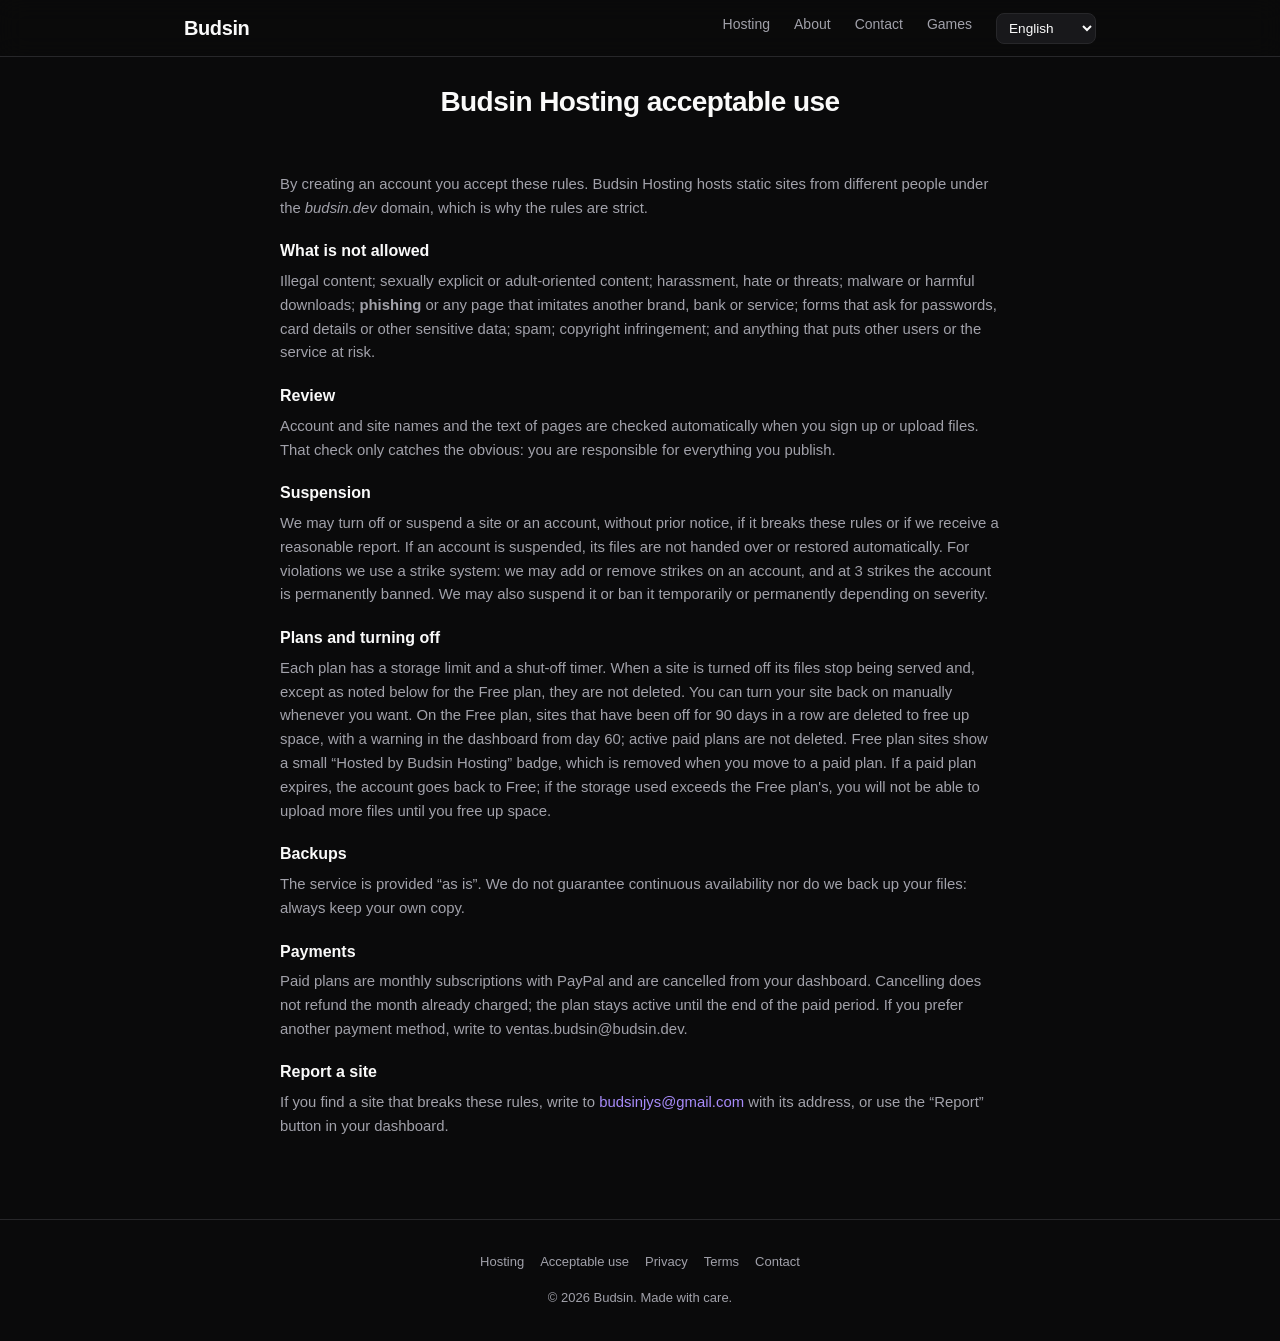
<file: hosting/terminos.html>
<!DOCTYPE html>
<html lang="es">
<head>
  <meta charset="UTF-8">
  <meta name="viewport" content="width=device-width, initial-scale=1.0">
  <script>(function(){try{var s=localStorage.getItem('budsin_lang');var l=s||((navigator.languages&&navigator.languages[0])||navigator.language||'en').slice(0,2).toLowerCase();if(['es','en','pt','fr','de'].indexOf(l)<0)l='en';if(l!=='es'){document.documentElement.className+=' i18n-pending';setTimeout(function(){document.documentElement.classList.remove('i18n-pending')},3000)}}catch(e){}})()</script>
  <title data-i18n="title.terms">Normas de uso — Budsin Hosting</title>
  <meta name="description" data-i18n-content="desc.terms" content="Normas de uso del servicio Budsin Hosting.">
  <meta name="robots" content="index, follow">
  <link rel="stylesheet" href="/styles.css">
  <link rel="stylesheet" href="/hosting/hosting.css">
  <link rel="icon" type="image/svg+xml" href="data:image/svg+xml,<svg xmlns='http://www.w3.org/2000/svg' viewBox='0 0 32 32'><text y='28' font-size='28'>⚡</text></svg>">
</head>
<body>
  <header class="header">
    <div class="container">
      <nav class="nav">
        <a href="/" class="logo">Budsin</a>
        <div class="nav-links">
          <a href="/hosting/" data-i18n="nav.hosting">Hosting</a>
          <a href="/about" data-i18n="nav.about">Acerca de</a>
          <a href="/contacto" data-i18n="nav.contact">Contacto</a>
          <a href="https://games.budsin.dev" target="_blank" rel="noopener" data-i18n="nav.games">Juegos</a>
        </div>
      </nav>
    </div>
  </header>

  <main>
    <section class="section">
      <div class="h-wrap h-faq" style="max-width:760px">
        <h2 class="section-title" data-i18n="t.title">Normas de uso de Budsin Hosting</h2>
        <p data-i18n-html="t.intro.h">Al crear una cuenta aceptas estas normas. Budsin Hosting aloja sitios estáticos de personas distintas bajo el dominio <em>budsin.dev</em>; por eso las normas son estrictas.</p>
        <h3 data-i18n="t.h1">Lo que no se permite</h3>
        <p data-i18n-html="t.p1.h">Contenido ilegal; contenido sexual explícito o dirigido a adultos; acoso, odio o amenazas; malware o descargas dañinas; <strong>phishing</strong> o cualquier página que imite a otra marca, banco o servicio; formularios que pidan contraseñas, datos de tarjetas u otros datos sensibles; spam; infracción de derechos de autor; y todo lo que ponga en riesgo a otros usuarios o al servicio.</p>
        <h3 data-i18n="t.h2">Revisión</h3>
        <p data-i18n="t.p2">Los nombres de cuenta y sitio y el texto de las páginas se revisan automáticamente al registrarte o subir archivos. Esa revisión detecta solo lo evidente: eres responsable de todo lo que publiques.</p>
        <h3 data-i18n="t.h3">Suspensión</h3>
        <p data-i18n="t.p3">Podemos apagar o suspender un sitio o una cuenta, sin aviso previo, si incumple estas normas o si recibimos una denuncia razonable. Si una cuenta se suspende, sus archivos no se entregan ni se restauran automáticamente. Para infracciones usamos un sistema de strikes: podemos añadir o retirar strikes a una cuenta, y al llegar a 3 strikes la cuenta se veta de forma permanente. También podemos suspenderla o vetarla de forma temporal o permanente según la gravedad.</p>
        <h3 data-i18n="t.h4">Planes y apagado</h3>
        <p data-i18n="t.p4">Cada plan tiene un límite de almacenamiento y un temporizador de apagado. Al apagarse un sitio dejan de servirse sus archivos y, salvo lo indicado más abajo para el plan Free, no se borran. Puedes volver a encender tu sitio manualmente cuando quieras. En el plan Free, los sitios que lleven 90 días seguidos apagados se borran para liberar espacio, con aviso en el panel desde el día 60; los planes de pago vigentes no se borran. Los sitios del plan Free muestran una pequeña insignia «Hosted by Budsin Hosting», que se retira al pasar a un plan de pago. Si un plan de pago caduca, la cuenta pasa a Free; si el almacenamiento usado supera el del plan Free, no podrás subir más archivos hasta liberar espacio.</p>
        <h3 data-i18n="t.h5">Copias de seguridad</h3>
        <p data-i18n="t.p5">El servicio se ofrece «tal cual». No garantizamos disponibilidad continua ni hacemos copias de seguridad de tus archivos: conserva siempre una copia propia.</p>
        <h3 data-i18n="t.h6">Pagos</h3>
        <p data-i18n="t.p6">Los planes de pago son suscripciones mensuales con PayPal y se cancelan desde tu panel. Cancelar no devuelve el mes ya cobrado; el plan sigue activo hasta el final del periodo pagado. Si prefieres otro método de pago, escribe a ventas.budsin@budsin.dev.</p>
        <h3 data-i18n="t.h7">Denunciar un sitio</h3>
        <p data-i18n-html="t.p7.h">Si encuentras un sitio que incumple estas normas, escribe a <a href="mailto:budsinjys@gmail.com" style="color:var(--accent)">budsinjys@gmail.com</a> con su dirección, o usa el botón «Denunciar» de tu panel.</p>
      </div>
    </section>
  </main>
  <footer class="footer">
    <div class="container">
      <nav style="display: flex; gap: 16px; justify-content: center; flex-wrap: wrap; margin-bottom: 16px;">
        <a href="/hosting/" style="color: var(--text-muted); font-size: 0.8125rem;" data-i18n="foot.hosting">Hosting</a>
        <a href="/hosting/terminos.html" style="color: var(--text-muted); font-size: 0.8125rem;" data-i18n="foot.rules">Normas de uso</a>
        <a href="/privacidad" style="color: var(--text-muted); font-size: 0.8125rem;" data-i18n="foot.privacy">Privacidad</a>
        <a href="/terminos" style="color: var(--text-muted); font-size: 0.8125rem;" data-i18n="foot.terms">Términos</a>
        <a href="/contacto" style="color: var(--text-muted); font-size: 0.8125rem;" data-i18n="foot.contact">Contacto</a>
      </nav>
      <p data-i18n="foot.copy">© 2026 Budsin. Hecho con dedicación.</p>
    </div>
  </footer>
  <script type="module">
    import { initI18n } from "/hosting/i18n.js";
    initI18n();
  </script>
</body>
</html>
</file>
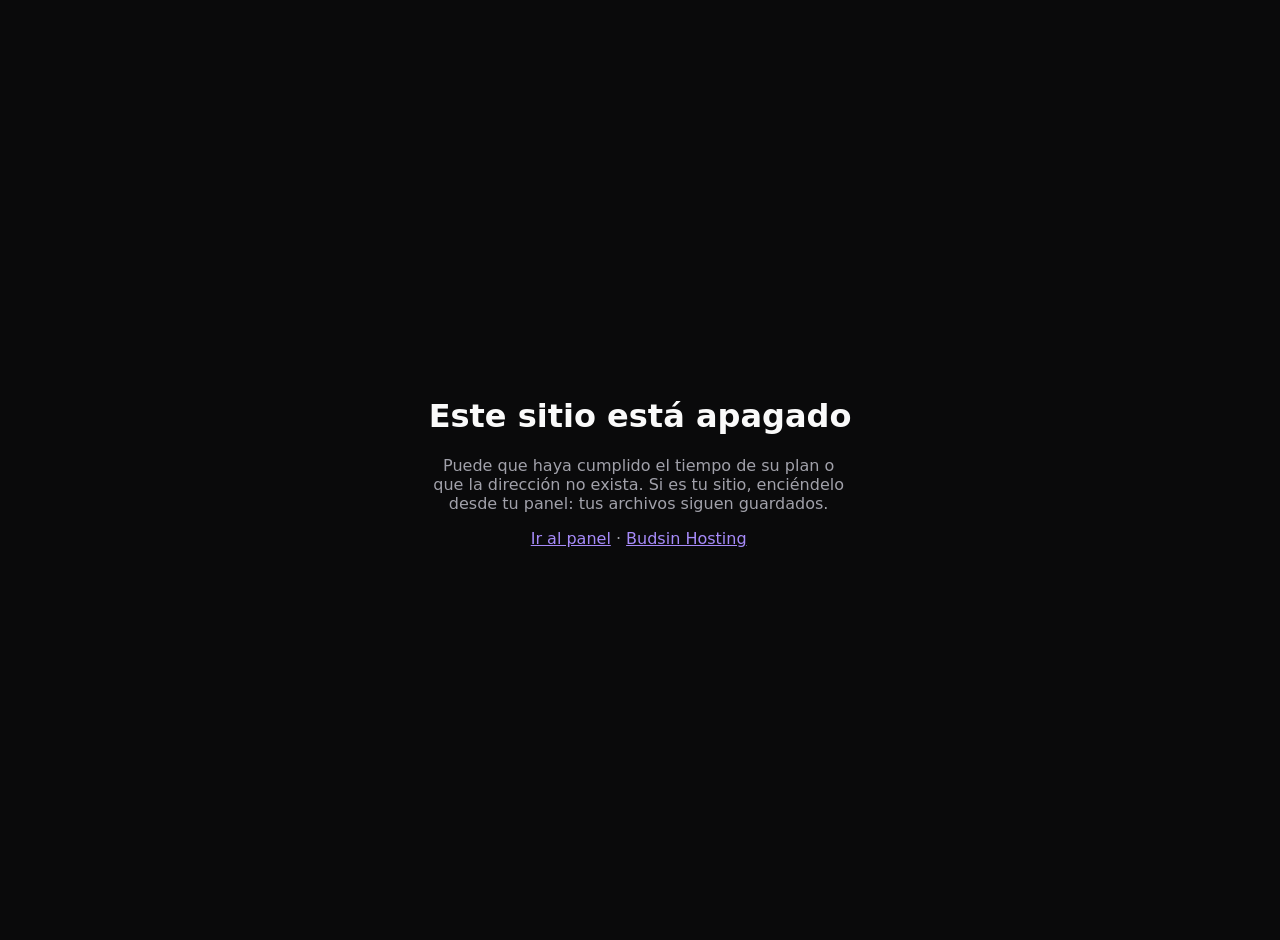
<file: server/hosting/off.html>
<!doctype html>
<html lang="es"><head><meta charset="utf-8"><meta name="viewport" content="width=device-width,initial-scale=1">
<meta name="robots" content="noindex"><title>Sitio apagado</title>
<style>body{font:16px system-ui,sans-serif;background:#0a0a0b;color:#fafafa;display:grid;place-items:center;min-height:100vh;margin:0;text-align:center;padding:20px}
a{color:#a78bfa}p{color:#a1a1aa;max-width:420px}</style></head>
<body><div><h1>Este sitio está apagado</h1>
<p>Puede que haya cumplido el tiempo de su plan o que la dirección no exista. Si es tu sitio, enciéndelo desde tu panel: tus archivos siguen guardados.</p>
<p><a href="https://budsin.dev/hosting/panel.html">Ir al panel</a> · <a href="https://budsin.dev/hosting/">Budsin Hosting</a></p></div></body></html>
</file>
<file: styles.css>
*, *::before, *::after {
  margin: 0;
  padding: 0;
  box-sizing: border-box;
}

:root {
  --bg: #0a0a0b;
  --bg-alt: #111113;
  --surface: #18181b;
  --border: #27272a;
  --text: #fafafa;
  --text-muted: #a1a1aa;
  --accent: #a78bfa;
  --accent-hover: #c4b5fd;
  --radius: 12px;
}

html {
  scroll-behavior: smooth;
}

body {
  font-family: -apple-system, BlinkMacSystemFont, 'Segoe UI', Roboto, 'Helvetica Neue', Arial, sans-serif;
  background: var(--bg);
  color: var(--text);
  line-height: 1.6;
  min-height: 100vh;
}

a {
  color: inherit;
  text-decoration: none;
}

img {
  max-width: 100%;
  display: block;
}

.container {
  max-width: 960px;
  margin: 0 auto;
  padding: 0 24px;
}

/* Header */
.header {
  position: fixed;
  top: 0;
  left: 0;
  right: 0;
  z-index: 100;
  background: rgba(10, 10, 11, 0.8);
  backdrop-filter: blur(12px);
  border-bottom: 1px solid var(--border);
}

.nav {
  display: flex;
  align-items: center;
  justify-content: space-between;
  height: 56px;
}

.logo {
  font-size: 1.25rem;
  font-weight: 700;
  letter-spacing: -0.02em;
}

.nav-links {
  display: flex;
  gap: 24px;
}

.nav-links a {
  font-size: 0.875rem;
  color: var(--text-muted);
  transition: color 0.2s;
}

.nav-links a:hover {
  color: var(--text);
}

/* Hero */
.hero {
  padding: 160px 0 100px;
  text-align: center;
  position: relative;
  overflow: hidden;
}

.hero::before {
  content: '';
  position: absolute;
  top: 50%;
  left: 50%;
  width: 600px;
  height: 600px;
  background: radial-gradient(circle, rgba(167, 139, 250, 0.06) 0%, transparent 70%);
  transform: translate(-50%, -50%);
  pointer-events: none;
}

.hero-title {
  font-size: 4rem;
  font-weight: 800;
  letter-spacing: -0.04em;
  line-height: 1.1;
  margin-bottom: 8px;
}

.hero-subtitle {
  font-size: 1.25rem;
  color: var(--accent);
  font-weight: 500;
  margin-bottom: 20px;
}

.hero-desc {
  font-size: 1.125rem;
  color: var(--text-muted);
  max-width: 480px;
  margin: 0 auto 40px;
}

.hero-actions {
  display: flex;
  gap: 12px;
  justify-content: center;
  flex-wrap: wrap;
}

/* Buttons */
.btn {
  display: inline-flex;
  align-items: center;
  gap: 8px;
  padding: 12px 24px;
  border-radius: var(--radius);
  font-size: 0.9375rem;
  font-weight: 600;
  transition: all 0.2s;
  border: none;
  cursor: pointer;
}

.btn-primary {
  background: var(--accent);
  color: #0a0a0b;
}

.btn-primary:hover {
  background: var(--accent-hover);
  transform: translateY(-1px);
}

.btn-secondary {
  background: var(--surface);
  color: var(--text);
  border: 1px solid var(--border);
}

.btn-secondary:hover {
  background: var(--border);
  transform: translateY(-1px);
}

/* Sections */
.section {
  padding: 80px 0;
}

.section-alt {
  background: var(--bg-alt);
}

.section-title {
  font-size: 1.75rem;
  font-weight: 700;
  letter-spacing: -0.02em;
  text-align: center;
  margin-bottom: 48px;
}

/* Cards grid */
.cards {
  display: grid;
  grid-template-columns: repeat(auto-fit, minmax(260px, 1fr));
  gap: 20px;
}

.card {
  background: var(--surface);
  border: 1px solid var(--border);
  border-radius: var(--radius);
  padding: 28px;
  position: relative;
}

.card-link {
  display: block;
  transition: border-color 0.2s, transform 0.2s;
}

.card-link:hover {
  border-color: var(--accent);
  transform: translateY(-2px);
}

.card-icon {
  color: var(--accent);
  margin-bottom: 16px;
}

.card-title {
  font-size: 1.125rem;
  font-weight: 600;
  margin-bottom: 8px;
}

.card-text {
  font-size: 0.875rem;
  color: var(--text-muted);
  line-height: 1.6;
}

.card-arrow {
  position: absolute;
  top: 28px;
  right: 28px;
  font-size: 1.25rem;
  color: var(--text-muted);
  transition: color 0.2s, transform 0.2s;
}

.card-link:hover .card-arrow {
  color: var(--accent);
  transform: translateX(4px);
}

/* Footer */
.footer {
  padding: 32px 0;
  text-align: center;
  border-top: 1px solid var(--border);
  color: var(--text-muted);
  font-size: 0.8125rem;
}

/* Responsive */
@media (max-width: 640px) {
  .hero {
    padding: 120px 0 60px;
  }

  .hero-title {
    font-size: 2.5rem;
  }

  .hero-subtitle {
    font-size: 1rem;
  }

  .hero-desc {
    font-size: 1rem;
  }

  .section {
    padding: 60px 0;
  }

  .section-title {
    font-size: 1.5rem;
    margin-bottom: 32px;
  }

  .cards {
    grid-template-columns: 1fr;
  }
}

/* Selector de idioma y arranque sin parpadeo del español (ver hosting/i18n.js) */
.lang-select { background: var(--surface); color: var(--text); border: 1px solid var(--border); border-radius: 8px; padding: 6px 8px; font: inherit; font-size: .85rem; cursor: pointer; }
.lang-select:focus-visible { outline: 2px solid var(--accent); }
html.i18n-pending body { visibility: hidden; }

/* En pantallas estrechas el menú pasa a varias líneas para que el selector de idioma no quede fuera de la pantalla */
@media (max-width: 640px) {
  .nav { height: auto; min-height: 56px; flex-wrap: wrap; padding: 8px 0; gap: 4px 12px; }
  .nav-links { flex-wrap: wrap; gap: 6px 14px; justify-content: flex-end; align-items: center; }
  main { padding-top: 56px; } /* la cabecera fija ahora puede ocupar más de una línea */
}
</file>
<file: hosting/hosting.css>
/* Budsin Hosting: complementa /styles.css (tema oscuro). Sin dependencias. */
.h-wrap { max-width: 1040px; margin: 0 auto; padding: 0 20px; }
.h-hero { padding: 72px 0 36px; text-align: center; }
.h-hero h1 { font-size: clamp(2rem, 5vw, 3rem); letter-spacing: -.02em; }
.h-hero p { color: var(--text-muted); max-width: 640px; margin: 14px auto 26px; }
.h-badge { display: inline-block; padding: 4px 12px; border: 1px solid var(--border); border-radius: 99px; color: var(--accent); font-size: .8rem; margin-bottom: 16px; }

.plans { display: grid; grid-template-columns: repeat(auto-fit, minmax(210px, 1fr)); gap: 16px; margin: 28px 0; }
.plan { background: var(--surface); border: 1px solid var(--border); border-radius: var(--radius); padding: 24px; display: flex; flex-direction: column; }
.plan.featured { border-color: var(--accent); box-shadow: 0 0 0 1px var(--accent) inset; }
.plan h3 { font-size: 1.1rem; }
.plan .price { font-size: 2rem; font-weight: 700; margin: 10px 0 2px; }
.plan .price small { font-size: .85rem; color: var(--text-muted); font-weight: 400; }
.plan ul { list-style: none; margin: 14px 0 18px; color: var(--text-muted); font-size: .92rem; flex: 1; }
.plan li { padding: 4px 0; }
.plan li::before { content: "✓ "; color: var(--accent); }
.plan .btn { justify-content: center; }

.h-table { width: 100%; border-collapse: collapse; margin: 18px 0; font-size: .93rem; }
.h-table th, .h-table td { padding: 12px 14px; border-bottom: 1px solid var(--border); text-align: left; }
.h-table th { color: var(--text-muted); font-weight: 600; font-size: .8rem; text-transform: uppercase; letter-spacing: .05em; }
.h-scroll { overflow-x: auto; }

.h-card { background: var(--surface); border: 1px solid var(--border); border-radius: var(--radius); padding: 22px; margin-bottom: 16px; }
.h-card h2 { font-size: 1.05rem; margin-bottom: 12px; }
.h-row { display: flex; flex-wrap: wrap; gap: 12px; align-items: center; justify-content: space-between; }
.h-muted { color: var(--text-muted); font-size: .9rem; }
.h-input { background: var(--bg); color: var(--text); border: 1px solid var(--border); border-radius: 8px; padding: 10px 12px; font: inherit; min-width: 0; }
.h-input:focus { outline: 2px solid var(--accent); border-color: transparent; }
.h-btn-sm { padding: 8px 14px; font-size: .85rem; }
.btn[disabled] { opacity: .5; cursor: not-allowed; transform: none; }
.btn-danger { background: transparent; color: #f87171; border: 1px solid #7f1d1d; }

.state { display: inline-flex; align-items: center; gap: 8px; font-weight: 700; font-size: 1.25rem; }
.dot { width: 12px; height: 12px; border-radius: 50%; background: #71717a; }
.on .dot { background: #4ade80; box-shadow: 0 0 10px #4ade80; }
.clock { font-variant-numeric: tabular-nums; font-size: 1.6rem; font-weight: 700; }
.bar { height: 10px; background: var(--bg); border-radius: 99px; overflow: hidden; border: 1px solid var(--border); }
.bar > i { display: block; height: 100%; background: var(--accent); width: 0; transition: width .4s; }
.bar.warn > i { background: #fbbf24; }
.bar.full > i { background: #f87171; }

.alert { padding: 12px 16px; border-radius: 10px; margin-bottom: 14px; border: 1px solid; font-size: .92rem; }
.alert.warn { background: #3a2a05; border-color: #78560a; color: #fcd34d; }
.alert.err { background: #3b0d0d; border-color: #7f1d1d; color: #fca5a5; }
#toast-box { position: fixed; top: 74px; left: 50%; transform: translateX(-50%); z-index: 1000; width: min(560px, calc(100vw - 24px)); }
#toast-box .alert { display: flex; gap: 12px; align-items: flex-start; justify-content: space-between; margin: 0; box-shadow: 0 8px 28px rgba(0, 0, 0, .55); }
#toast-box button { background: none; border: 0; color: inherit; font-size: 1rem; line-height: 1; cursor: pointer; opacity: .8; padding: 2px 4px; }
#toast-box button:hover { opacity: 1; }
.alert.ok { background: #0d2b17; border-color: #166534; color: #86efac; }

.sites { list-style: none; }
.sites li { display: flex; flex-wrap: wrap; gap: 10px; align-items: center; justify-content: space-between; padding: 10px 0; border-bottom: 1px solid var(--border); }
.sites a { color: var(--accent); word-break: break-all; }
.hist { width: 100%; font-size: .85rem; border-collapse: collapse; }
.hist td { padding: 6px 8px; border-bottom: 1px solid var(--border); color: var(--text-muted); }
.hist td:nth-child(2) { color: var(--text); white-space: nowrap; }
.h-faq h3 { margin: 18px 0 6px; font-size: 1rem; }
.h-faq p { color: var(--text-muted); font-size: .93rem; }
.h-footer-note { text-align: center; color: var(--text-muted); font-size: .85rem; padding: 24px 0; }
.lang-select { background: var(--surface); color: var(--text); border: 1px solid var(--border); border-radius: 8px; padding: 6px 8px; font: inherit; font-size: .85rem; cursor: pointer; }
.lang-select:focus-visible { outline: 2px solid var(--accent); }
html.i18n-pending body { visibility: hidden; }
.pay-other { font-size: .78rem; color: var(--text-muted); margin-top: 12px; line-height: 1.5; }
@media (max-width: 560px) { .h-table th:nth-child(n+4), .h-table td:nth-child(n+4) { display: none; } }

/* Panel: menos aire arriba que las páginas de contenido; en móvil la cabecera fija puede ocupar más de una línea */
.panel-main { padding-top: 32px; }
@media (max-width: 640px) { .panel-main { padding-top: 88px; } }

/* Administrador de archivos */
.fm-back { position: fixed; inset: 0; background: rgba(0,0,0,.6); z-index: 200; display: flex; align-items: flex-start; justify-content: center; overflow-y: auto; padding: 24px 12px; }
.fm { background: var(--surface); border: 1px solid var(--border); border-radius: var(--radius); padding: 20px; width: min(860px, 100%); }
.fm.drag { outline: 2px dashed var(--accent); }
.fm-head { display: flex; gap: 10px; align-items: center; justify-content: space-between; margin-bottom: 12px; flex-wrap: wrap; word-break: break-all; }
.fm-crumbs { margin-bottom: 12px; font-size: .9rem; color: var(--text-muted); word-break: break-all; }
.fm-crumbs a { color: var(--accent); }
.fm-tools { display: flex; gap: 8px; flex-wrap: wrap; margin-bottom: 12px; }
.fm-prog { margin-bottom: 12px; }
.fm-table { width: 100%; }
.fm-table th { text-align: left; font-size: .8rem; color: var(--text-muted); font-weight: 600; padding: 6px 8px; }
.fm-table td { padding: 8px; border-top: 1px solid var(--border); vertical-align: middle; }
.fm-n a { color: var(--accent); word-break: break-all; }
.fm-a { white-space: nowrap; text-align: right; }
.fm-a .btn { margin-left: 4px; }
.fm-drop { margin-top: 12px; text-align: center; font-size: .85rem; }
.fm-edit { margin-top: 14px; border-top: 1px solid var(--border); padding-top: 14px; }
.fm-edit textarea { width: 100%; min-height: 320px; font-family: ui-monospace, Menlo, Consolas, monospace; font-size: .85rem; resize: vertical; tab-size: 2; white-space: pre; }
@media (max-width: 560px) { .fm-d { display: none; } .fm-a { white-space: normal; } }

/* Dominios propios */
.dom-item { border: 1px solid var(--border); border-radius: 10px; padding: 14px; margin-bottom: 12px; }
.dom-st { font-size: .75rem; font-weight: 700; padding: 3px 10px; border-radius: 99px; background: rgba(127,127,127,.2); }
.dom-active { background: rgba(52,211,153,.2); color: #34d399; }
.dom-pending { background: rgba(251,191,36,.2); color: #fbbf24; }
.dom-error { background: rgba(248,113,113,.2); color: #f87171; }
.dom-v { word-break: break-all; font-family: ui-monospace, Menlo, Consolas, monospace; font-size: .8rem; }
</file>
